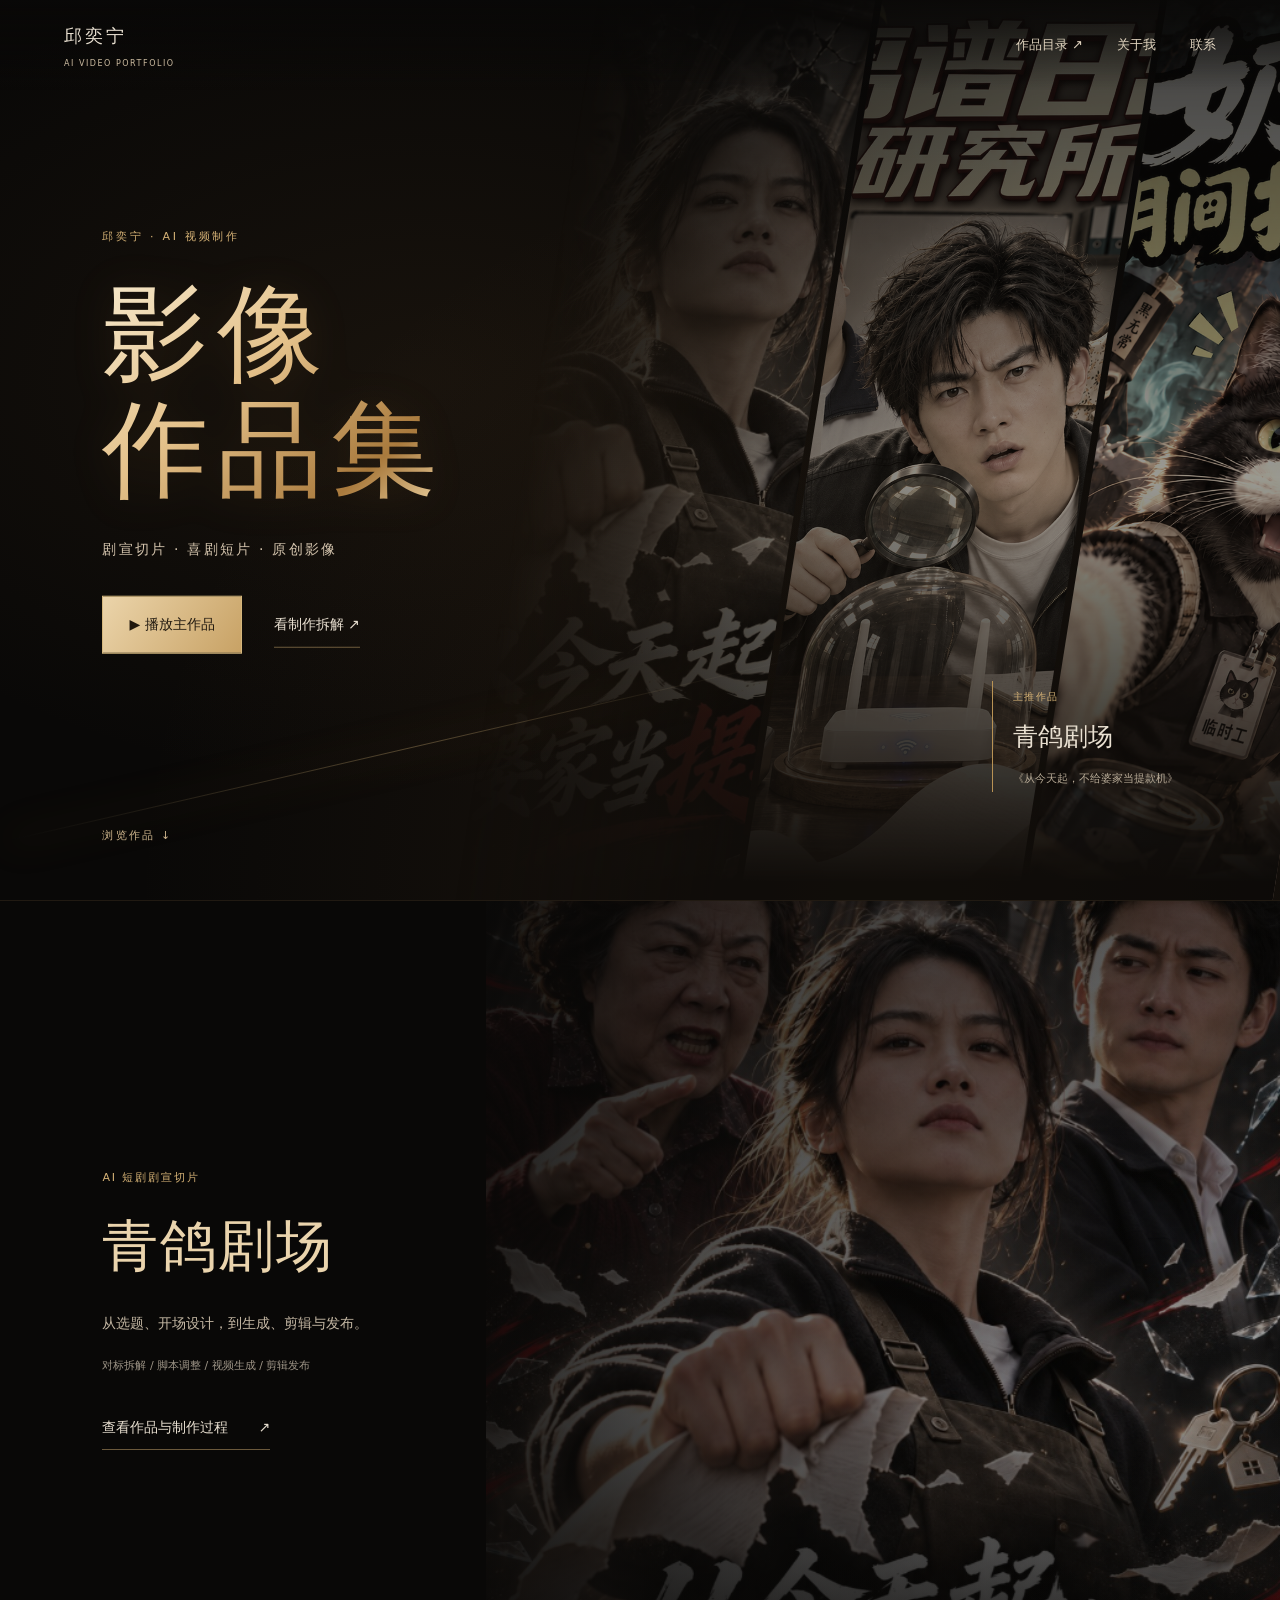
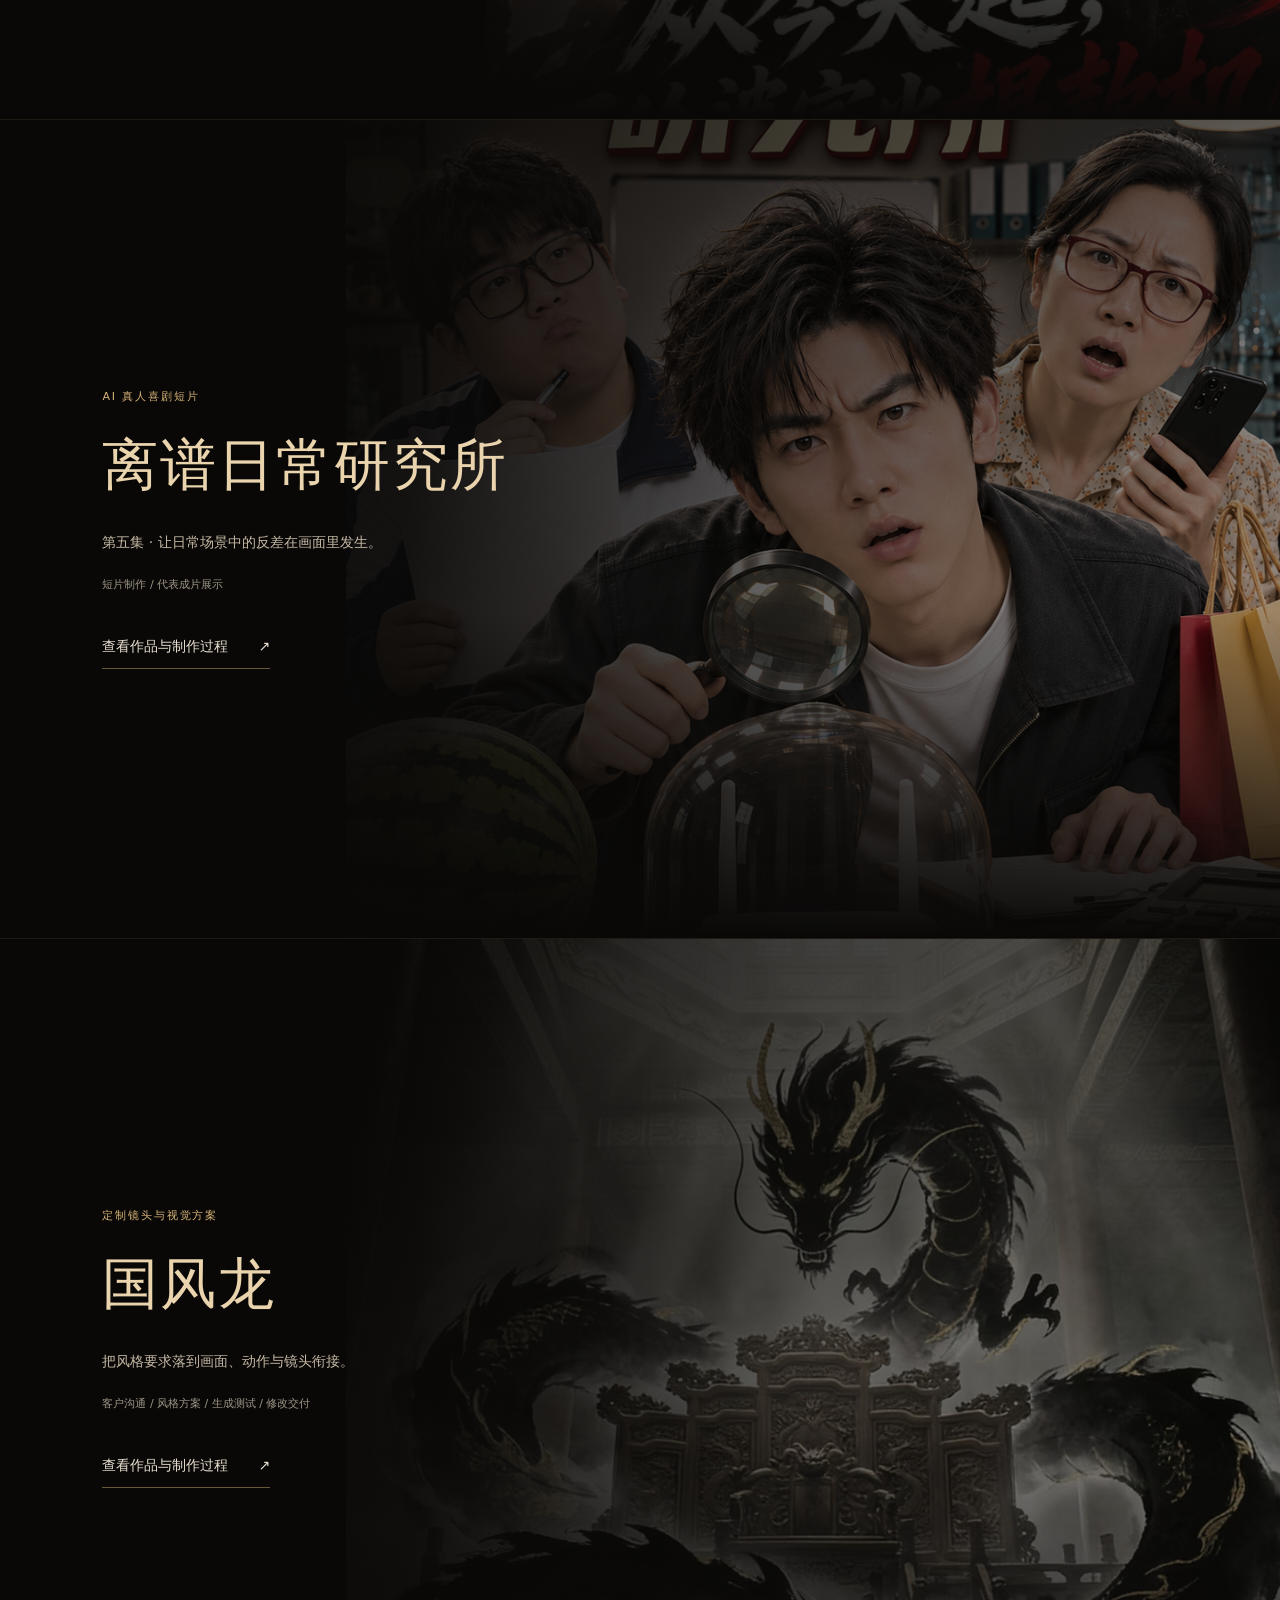
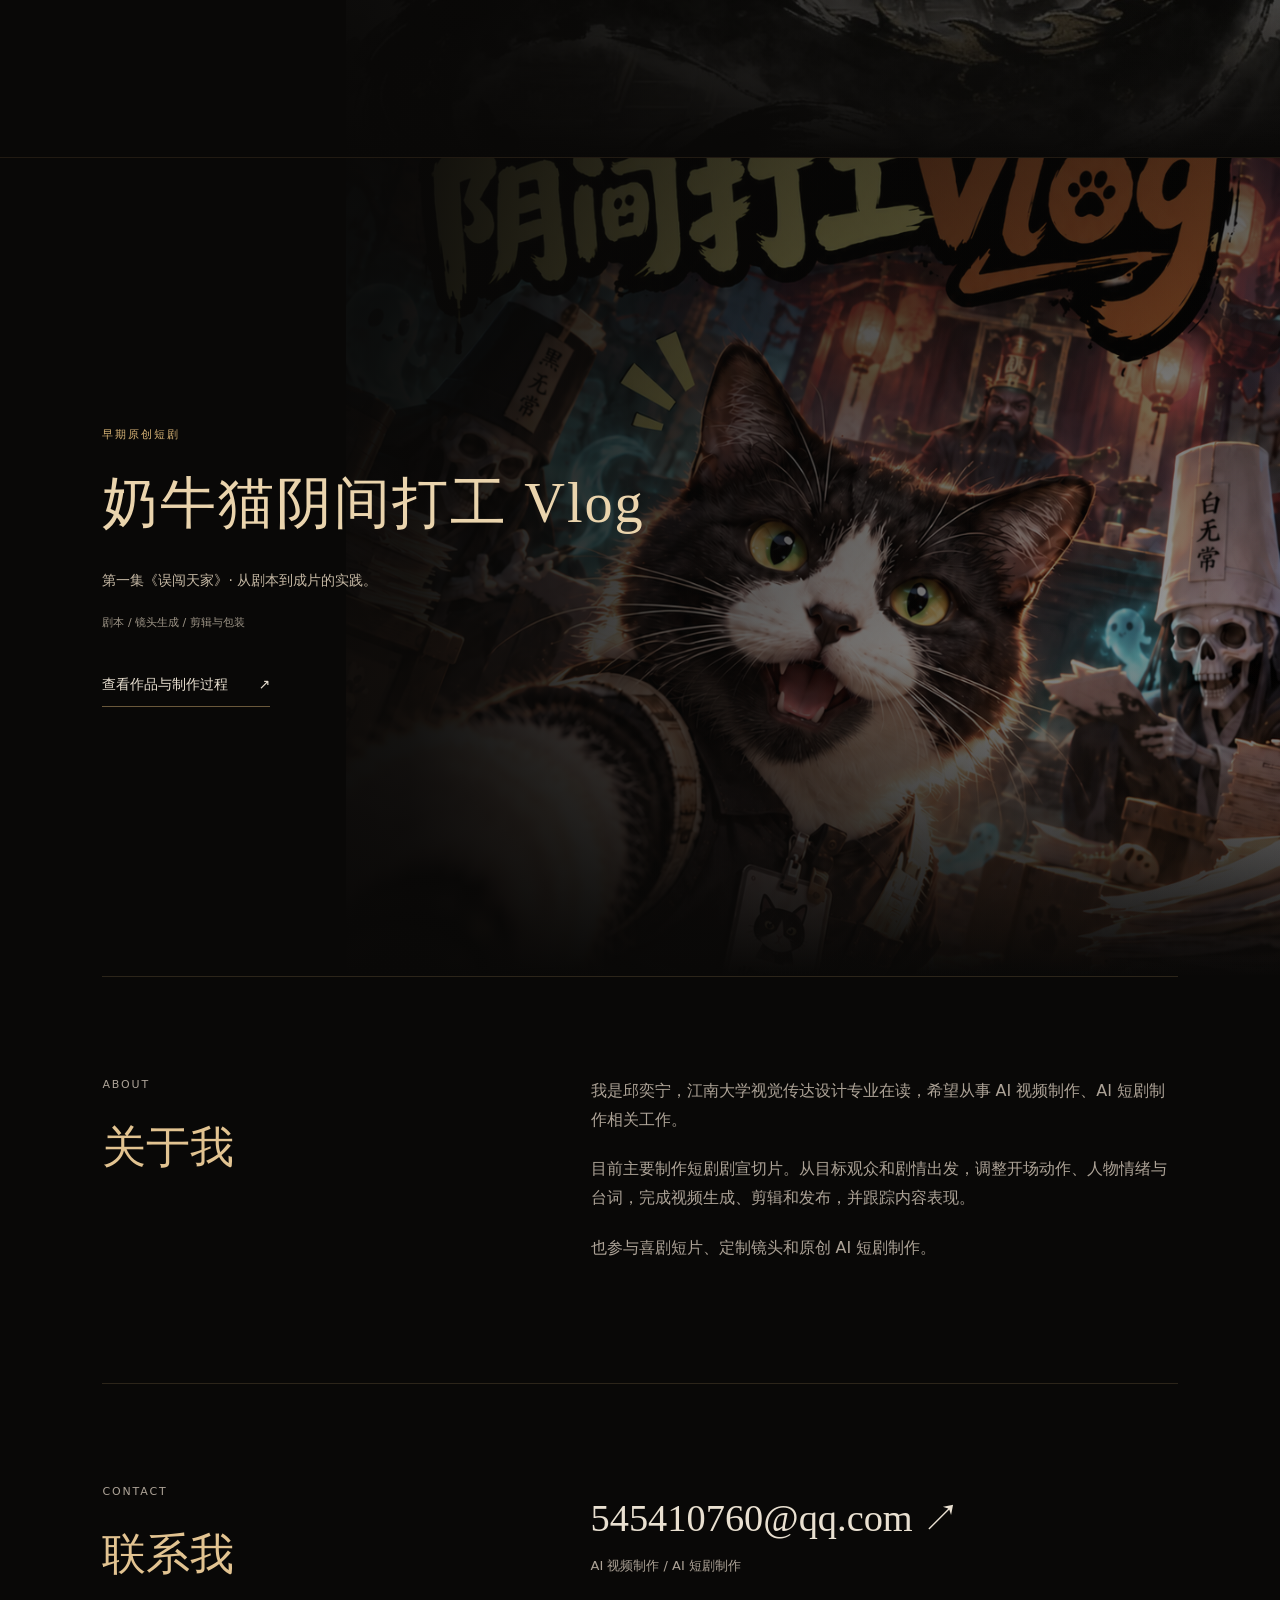
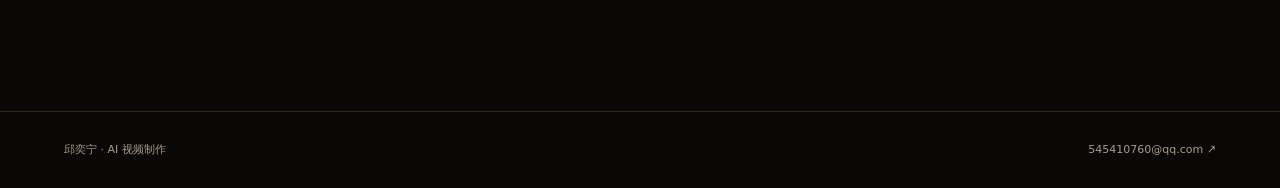
<file: index.html>
<!doctype html>
<html lang="zh-CN"><head><meta charset="UTF-8"><meta name="viewport" content="width=device-width,initial-scale=1">
<meta name="theme-color" content="#090807"><meta name="description" content="邱奕宁的 AI 视频制作作品集，展示剧宣切片、喜剧短片、定制镜头与原创短剧。">
<title>AI 视频制作 · 邱奕宁作品集</title><link rel="icon" href="favicon.svg" type="image/svg+xml"><link rel="stylesheet" href="style.css"><link rel="stylesheet" href="cinema.css?v=background-3"><script src="site.js" defer></script></head>
<body><a class="skip" href="#main">跳到正文</a>
<header class="nav"><a class="brand" href="index.html">邱奕宁<span>AI VIDEO PORTFOLIO</span></a><nav aria-label="主导航"><button data-directory>作品目录 ↗</button><a class="about-nav" href="index.html#about">关于我</a><a href="index.html#contact">联系</a></nav></header>
<main id="main"><section class="cinema-hero">
<div class="hero-light" aria-hidden="true"></div><div class="hero-film" aria-hidden="true"><img src="assets/qingge-poster.png" alt=""><img src="assets/comedy-poster.png" alt=""><img src="assets/cat-poster.png" alt=""></div>
<div class="cinema-copy"><p class="eyebrow">邱奕宁 · AI 视频制作</p><h1>影像<span>作品集</span></h1><p class="hero-description">剧宣切片 · 喜剧短片 · 原创影像</p><div class="actions"><button class="btn" data-play="assets/qingge-main-music.mp4" data-title="青鸽剧场 · 从今天起，不给婆家当提款机 · 配乐版">▶ 播放主作品</button><a class="link" href="qingge.html">看制作拆解 ↗</a></div></div>
<div class="hero-caption"><span>主推作品</span><p>青鸽剧场</p><small>《从今天起，不给婆家当提款机》</small></div><a class="scroll-cue" href="#works">浏览作品 ↓</a>
</section><section id="works" aria-label="代表作品"><article class="work-scene work-qingge"><img class="scene-photo" src="assets/qingge-poster.png" alt="青鸽剧场作品背景" loading="lazy"><div class="scene-veil"></div><div class="scene-copy"><p class="eyebrow">AI 短剧剧宣切片</p><h2>青鸽剧场</h2><p>从选题、开场设计，到生成、剪辑与发布。</p><p class="scene-role">对标拆解 / 脚本调整 / 视频生成 / 剪辑发布</p><a class="link" href="qingge.html">查看作品与制作过程 <span>↗</span></a></div></article><article class="work-scene work-comedy"><img class="scene-photo" src="assets/comedy-poster.png" alt="离谱日常研究所作品背景" loading="lazy"><div class="scene-veil"></div><div class="scene-copy"><p class="eyebrow">AI 真人喜剧短片</p><h2>离谱日常研究所</h2><p>第五集 · 让日常场景中的反差在画面里发生。</p><p class="scene-role">短片制作 / 代表成片展示</p><a class="link" href="comedy.html">查看作品与制作过程 <span>↗</span></a></div></article><article class="work-scene work-dragon"><img class="scene-photo" src="assets/dragon-8.jpg" alt="国风龙作品背景" loading="lazy"><div class="scene-veil"></div><div class="scene-copy"><p class="eyebrow">定制镜头与视觉方案</p><h2>国风龙</h2><p>把风格要求落到画面、动作与镜头衔接。</p><p class="scene-role">客户沟通 / 风格方案 / 生成测试 / 修改交付</p><a class="link" href="dragon.html">查看作品与制作过程 <span>↗</span></a></div></article><article class="work-scene work-cat"><img class="scene-photo" src="assets/cat-poster.png" alt="奶牛猫阴间打工 Vlog作品背景" loading="lazy"><div class="scene-veil"></div><div class="scene-copy"><p class="eyebrow">早期原创短剧</p><h2>奶牛猫阴间打工 Vlog</h2><p>第一集《误闯天家》· 从剧本到成片的实践。</p><p class="scene-role">剧本 / 镜头生成 / 剪辑与包装</p><a class="link" href="cat.html">查看作品与制作过程 <span>↗</span></a></div></article></section>
<div class="wrap"><section class="section split" id="about"><div><p class="eyebrow">ABOUT</p><h2>关于我</h2></div><div><p>我是邱奕宁，江南大学视觉传达设计专业在读，希望从事 AI 视频制作、AI 短剧制作相关工作。</p><p>目前主要制作短剧剧宣切片。从目标观众和剧情出发，调整开场动作、人物情绪与台词，完成视频生成、剪辑和发布，并跟踪内容表现。</p><p>也参与喜剧短片、定制镜头和原创 AI 短剧制作。</p></div></section>
<section class="section split" id="contact"><div><p class="eyebrow">CONTACT</p><h2>联系我</h2></div><div><a class="contact" href="mailto:545410760@qq.com">545410760@qq.com ↗</a><p class="muted small">AI 视频制作 / AI 短剧制作</p></div></section></div></main>
<footer class="footer"><span>邱奕宁 · AI 视频制作</span><a href="mailto:545410760@qq.com">545410760@qq.com ↗</a></footer>
<dialog id="viewer" aria-label="作品与证据预览"><div class="dialog-bar"><span data-title></span><button class="close" aria-label="关闭预览">×</button></div><div class="dialog-inner"></div></dialog>
<dialog id="directory" aria-labelledby="directory-title"><div class="dialog-bar"><span id="directory-title">作品目录</span><button class="close" aria-label="关闭作品目录">关闭 ×</button></div>
<div class="dialog-inner"><div class="directory-heading"><p class="eyebrow">SELECTED WORK</p><h2>作品精选</h2></div><div class="gallery" aria-label="旋转作品画廊"><a class="gallery-card" href="qingge.html"><img src="assets/qingge-poster.png" alt="青鸽剧场作品画面"><span><small>AI 短剧剧宣切片</small><strong>青鸽剧场</strong><b>查看作品 ↗</b></span></a><a class="gallery-card" href="comedy.html"><img src="assets/comedy-poster.png" alt="离谱日常研究所作品画面"><span><small>AI 真人喜剧短片</small><strong>离谱日常研究所</strong><b>查看作品 ↗</b></span></a><a class="gallery-card" href="dragon.html"><img src="assets/dragon-8.jpg" alt="国风龙作品画面"><span><small>定制镜头与视觉方案</small><strong>国风龙</strong><b>查看作品 ↗</b></span></a><a class="gallery-card" href="cat.html"><img src="assets/cat-poster.png" alt="奶牛猫阴间打工 Vlog作品画面"><span><small>早期原创短剧</small><strong>奶牛猫阴间打工 Vlog</strong><b>查看作品 ↗</b></span></a></div>
<div class="gallery-controls"><button data-prev aria-label="上一件作品">←</button><span data-gallery-status aria-live="polite">1 / 4</span><button data-next aria-label="下一件作品">→</button></div><nav class="directory-list" aria-label="全部项目"><a href="qingge.html">青鸽剧场<small>AI 短剧剧宣切片</small></a><a href="comedy.html">离谱日常研究所<small>AI 真人喜剧短片</small></a><a href="dragon.html">国风龙<small>定制镜头与视觉方案</small></a><a href="cat.html">奶牛猫阴间打工 Vlog<small>早期原创短剧</small></a></nav></div></dialog></body></html>
</file>
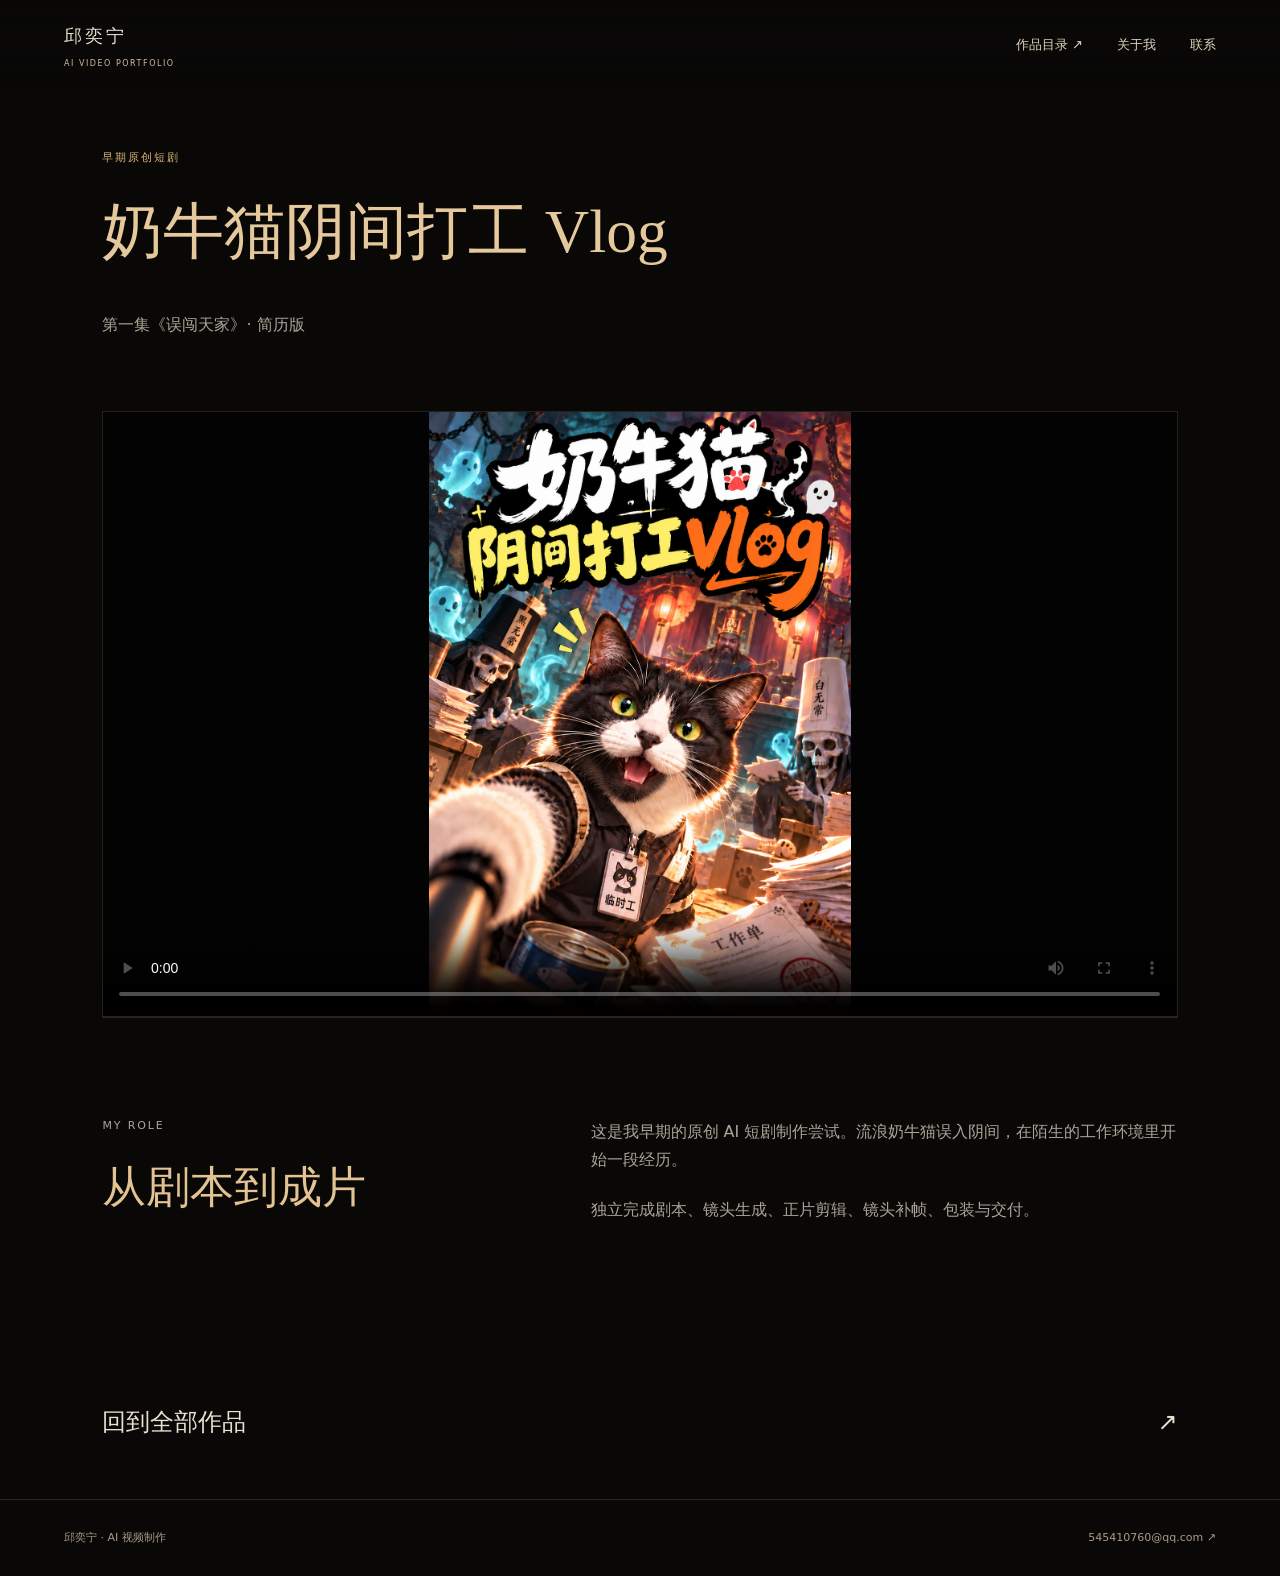
<file: cat.html>
<!doctype html>
<html lang="zh-CN"><head><meta charset="UTF-8"><meta name="viewport" content="width=device-width,initial-scale=1">
<meta name="theme-color" content="#090807"><meta name="description" content="邱奕宁的 AI 视频制作作品集，展示剧宣切片、喜剧短片、定制镜头与原创短剧。">
<title>奶牛猫阴间打工 Vlog · 邱奕宁作品集</title><link rel="icon" href="favicon.svg" type="image/svg+xml"><link rel="stylesheet" href="style.css"><link rel="stylesheet" href="cinema.css?v=background-3"><script src="site.js" defer></script></head>
<body><a class="skip" href="#main">跳到正文</a>
<header class="nav"><a class="brand" href="index.html">邱奕宁<span>AI VIDEO PORTFOLIO</span></a><nav aria-label="主导航"><button data-directory>作品目录 ↗</button><a class="about-nav" href="index.html#about">关于我</a><a href="index.html#contact">联系</a></nav></header>
<main id="main"><div class="wrap"><header class="case-head"><p class="eyebrow">早期原创短剧</p><h1>奶牛猫阴间打工 Vlog</h1><p class="muted">第一集《误闯天家》· 简历版</p></header>
<div class="landscape-player" id="episode-one"><video controls playsinline preload="metadata" poster="assets/cat-poster.png" src="assets/cat-episode-01.mp4" aria-label="奶牛猫第一集误闯天家简历版"></video></div>
<section class="section split"><div><p class="eyebrow">MY ROLE</p><h2>从剧本到成片</h2></div><div><p>这是我早期的原创 AI 短剧制作尝试。流浪奶牛猫误入阴间，在陌生的工作环境里开始一段经历。</p><p>独立完成剧本、镜头生成、正片剪辑、镜头补帧、包装与交付。</p></div></section><a class="next" href="index.html#works"><span>回到全部作品</span><span>↗</span></a></div></main>
<footer class="footer"><span>邱奕宁 · AI 视频制作</span><a href="mailto:545410760@qq.com">545410760@qq.com ↗</a></footer>
<dialog id="viewer" aria-label="作品与证据预览"><div class="dialog-bar"><span data-title></span><button class="close" aria-label="关闭预览">×</button></div><div class="dialog-inner"></div></dialog>
<dialog id="directory" aria-labelledby="directory-title"><div class="dialog-bar"><span id="directory-title">作品目录</span><button class="close" aria-label="关闭作品目录">关闭 ×</button></div>
<div class="dialog-inner"><div class="directory-heading"><p class="eyebrow">SELECTED WORK</p><h2>作品精选</h2></div><div class="gallery" aria-label="旋转作品画廊"><a class="gallery-card" href="qingge.html"><img src="assets/qingge-poster.png" alt="青鸽剧场作品画面"><span><small>AI 短剧剧宣切片</small><strong>青鸽剧场</strong><b>查看作品 ↗</b></span></a><a class="gallery-card" href="comedy.html"><img src="assets/comedy-poster.png" alt="离谱日常研究所作品画面"><span><small>AI 真人喜剧短片</small><strong>离谱日常研究所</strong><b>查看作品 ↗</b></span></a><a class="gallery-card" href="dragon.html"><img src="assets/dragon-8.jpg" alt="国风龙作品画面"><span><small>定制镜头与视觉方案</small><strong>国风龙</strong><b>查看作品 ↗</b></span></a><a class="gallery-card" href="cat.html"><img src="assets/cat-poster.png" alt="奶牛猫阴间打工 Vlog作品画面"><span><small>早期原创短剧</small><strong>奶牛猫阴间打工 Vlog</strong><b>查看作品 ↗</b></span></a></div>
<div class="gallery-controls"><button data-prev aria-label="上一件作品">←</button><span data-gallery-status aria-live="polite">1 / 4</span><button data-next aria-label="下一件作品">→</button></div><nav class="directory-list" aria-label="全部项目"><a href="qingge.html">青鸽剧场<small>AI 短剧剧宣切片</small></a><a href="comedy.html">离谱日常研究所<small>AI 真人喜剧短片</small></a><a href="dragon.html">国风龙<small>定制镜头与视觉方案</small></a><a href="cat.html">奶牛猫阴间打工 Vlog<small>早期原创短剧</small></a></nav></div></dialog></body></html>
</file>
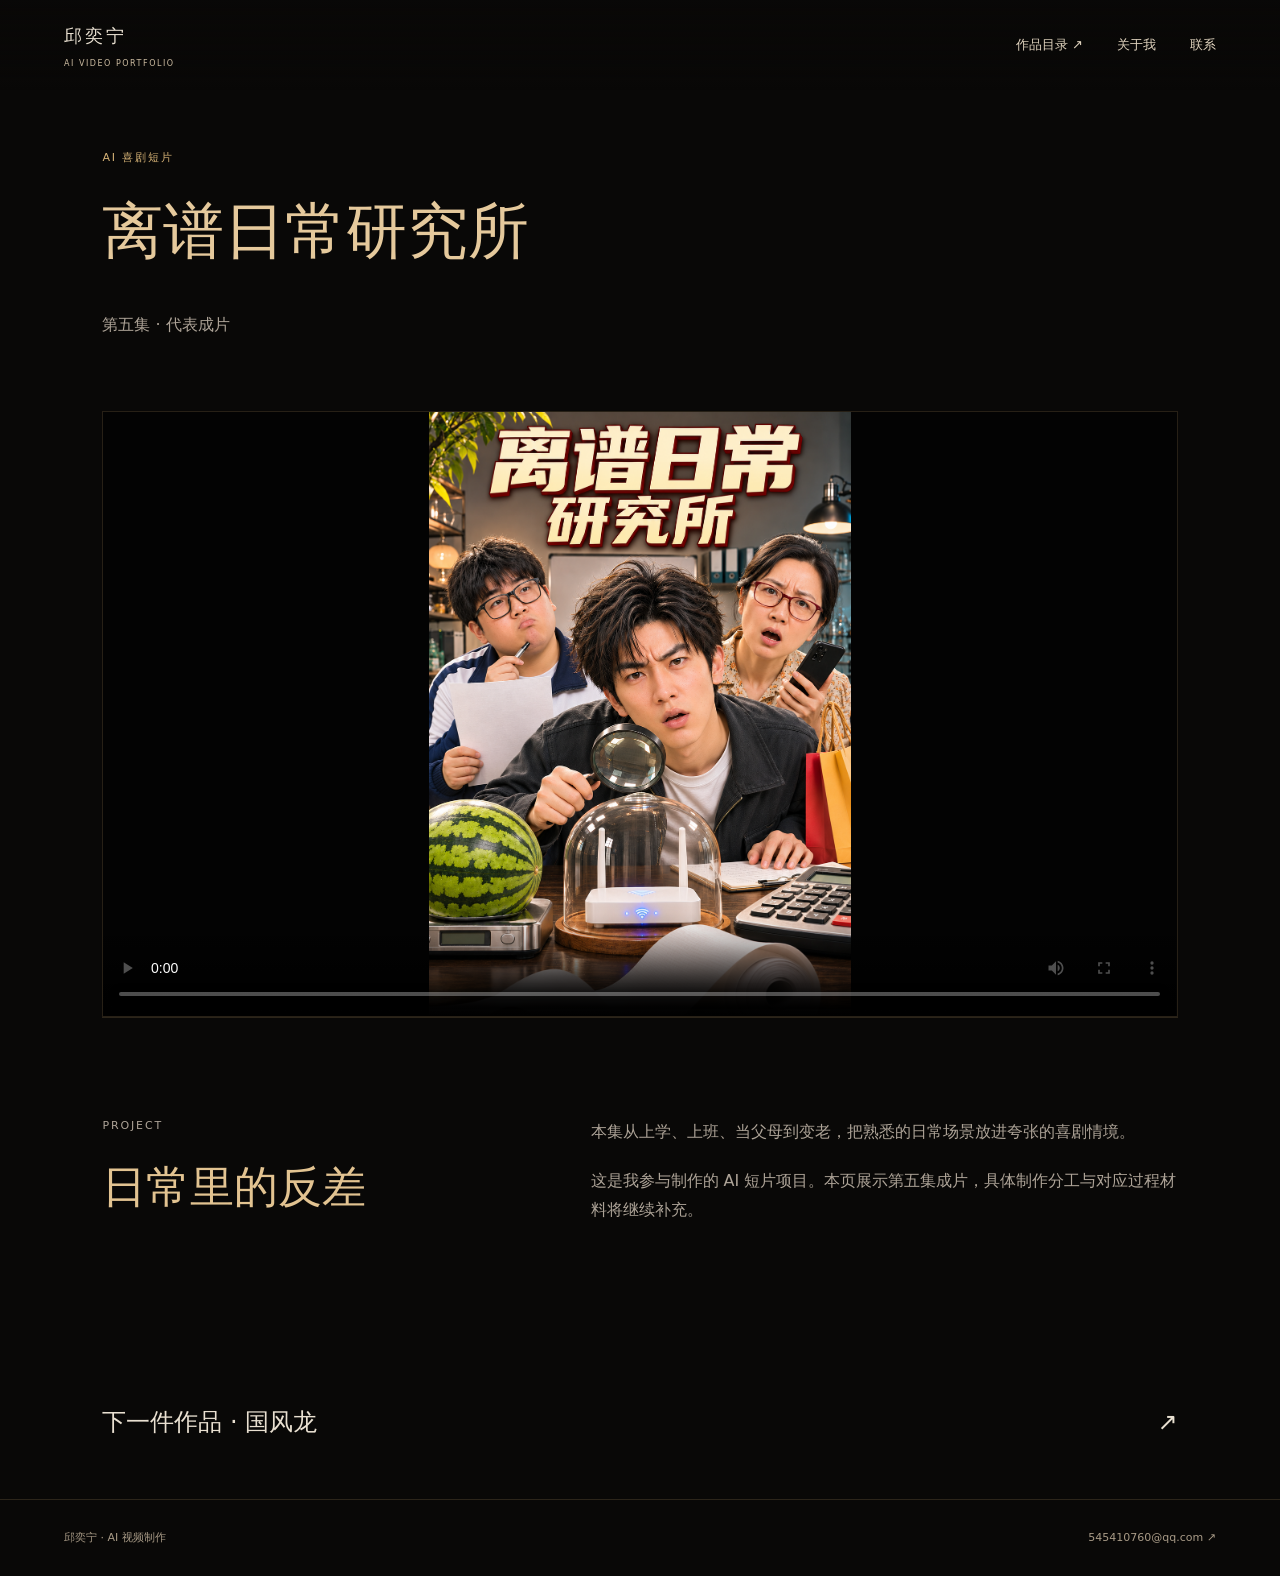
<file: comedy.html>
<!doctype html>
<html lang="zh-CN"><head><meta charset="UTF-8"><meta name="viewport" content="width=device-width,initial-scale=1">
<meta name="theme-color" content="#090807"><meta name="description" content="邱奕宁的 AI 视频制作作品集，展示剧宣切片、喜剧短片、定制镜头与原创短剧。">
<title>离谱日常研究所 · 邱奕宁作品集</title><link rel="icon" href="favicon.svg" type="image/svg+xml"><link rel="stylesheet" href="style.css"><link rel="stylesheet" href="cinema.css?v=background-3"><script src="site.js" defer></script></head>
<body><a class="skip" href="#main">跳到正文</a>
<header class="nav"><a class="brand" href="index.html">邱奕宁<span>AI VIDEO PORTFOLIO</span></a><nav aria-label="主导航"><button data-directory>作品目录 ↗</button><a class="about-nav" href="index.html#about">关于我</a><a href="index.html#contact">联系</a></nav></header>
<main id="main"><div class="wrap"><header class="case-head"><p class="eyebrow">AI 喜剧短片</p><h1>离谱日常研究所</h1><p class="muted">第五集 · 代表成片</p></header>
<div class="landscape-player"><video controls playsinline preload="metadata" poster="assets/comedy-poster.png" src="assets/comedy-episode-05.mp4" aria-label="离谱日常研究所第五集"></video></div>
<section class="section split"><div><p class="eyebrow">PROJECT</p><h2>日常里的反差</h2></div><div><p>本集从上学、上班、当父母到变老，把熟悉的日常场景放进夸张的喜剧情境。</p><p>这是我参与制作的 AI 短片项目。本页展示第五集成片，具体制作分工与对应过程材料将继续补充。</p></div></section>
<a class="next" href="dragon.html"><span>下一件作品 · 国风龙</span><span>↗</span></a></div></main>
<footer class="footer"><span>邱奕宁 · AI 视频制作</span><a href="mailto:545410760@qq.com">545410760@qq.com ↗</a></footer>
<dialog id="viewer" aria-label="作品与证据预览"><div class="dialog-bar"><span data-title></span><button class="close" aria-label="关闭预览">×</button></div><div class="dialog-inner"></div></dialog>
<dialog id="directory" aria-labelledby="directory-title"><div class="dialog-bar"><span id="directory-title">作品目录</span><button class="close" aria-label="关闭作品目录">关闭 ×</button></div>
<div class="dialog-inner"><div class="directory-heading"><p class="eyebrow">SELECTED WORK</p><h2>作品精选</h2></div><div class="gallery" aria-label="旋转作品画廊"><a class="gallery-card" href="qingge.html"><img src="assets/qingge-poster.png" alt="青鸽剧场作品画面"><span><small>AI 短剧剧宣切片</small><strong>青鸽剧场</strong><b>查看作品 ↗</b></span></a><a class="gallery-card" href="comedy.html"><img src="assets/comedy-poster.png" alt="离谱日常研究所作品画面"><span><small>AI 真人喜剧短片</small><strong>离谱日常研究所</strong><b>查看作品 ↗</b></span></a><a class="gallery-card" href="dragon.html"><img src="assets/dragon-8.jpg" alt="国风龙作品画面"><span><small>定制镜头与视觉方案</small><strong>国风龙</strong><b>查看作品 ↗</b></span></a><a class="gallery-card" href="cat.html"><img src="assets/cat-poster.png" alt="奶牛猫阴间打工 Vlog作品画面"><span><small>早期原创短剧</small><strong>奶牛猫阴间打工 Vlog</strong><b>查看作品 ↗</b></span></a></div>
<div class="gallery-controls"><button data-prev aria-label="上一件作品">←</button><span data-gallery-status aria-live="polite">1 / 4</span><button data-next aria-label="下一件作品">→</button></div><nav class="directory-list" aria-label="全部项目"><a href="qingge.html">青鸽剧场<small>AI 短剧剧宣切片</small></a><a href="comedy.html">离谱日常研究所<small>AI 真人喜剧短片</small></a><a href="dragon.html">国风龙<small>定制镜头与视觉方案</small></a><a href="cat.html">奶牛猫阴间打工 Vlog<small>早期原创短剧</small></a></nav></div></dialog></body></html>
</file>
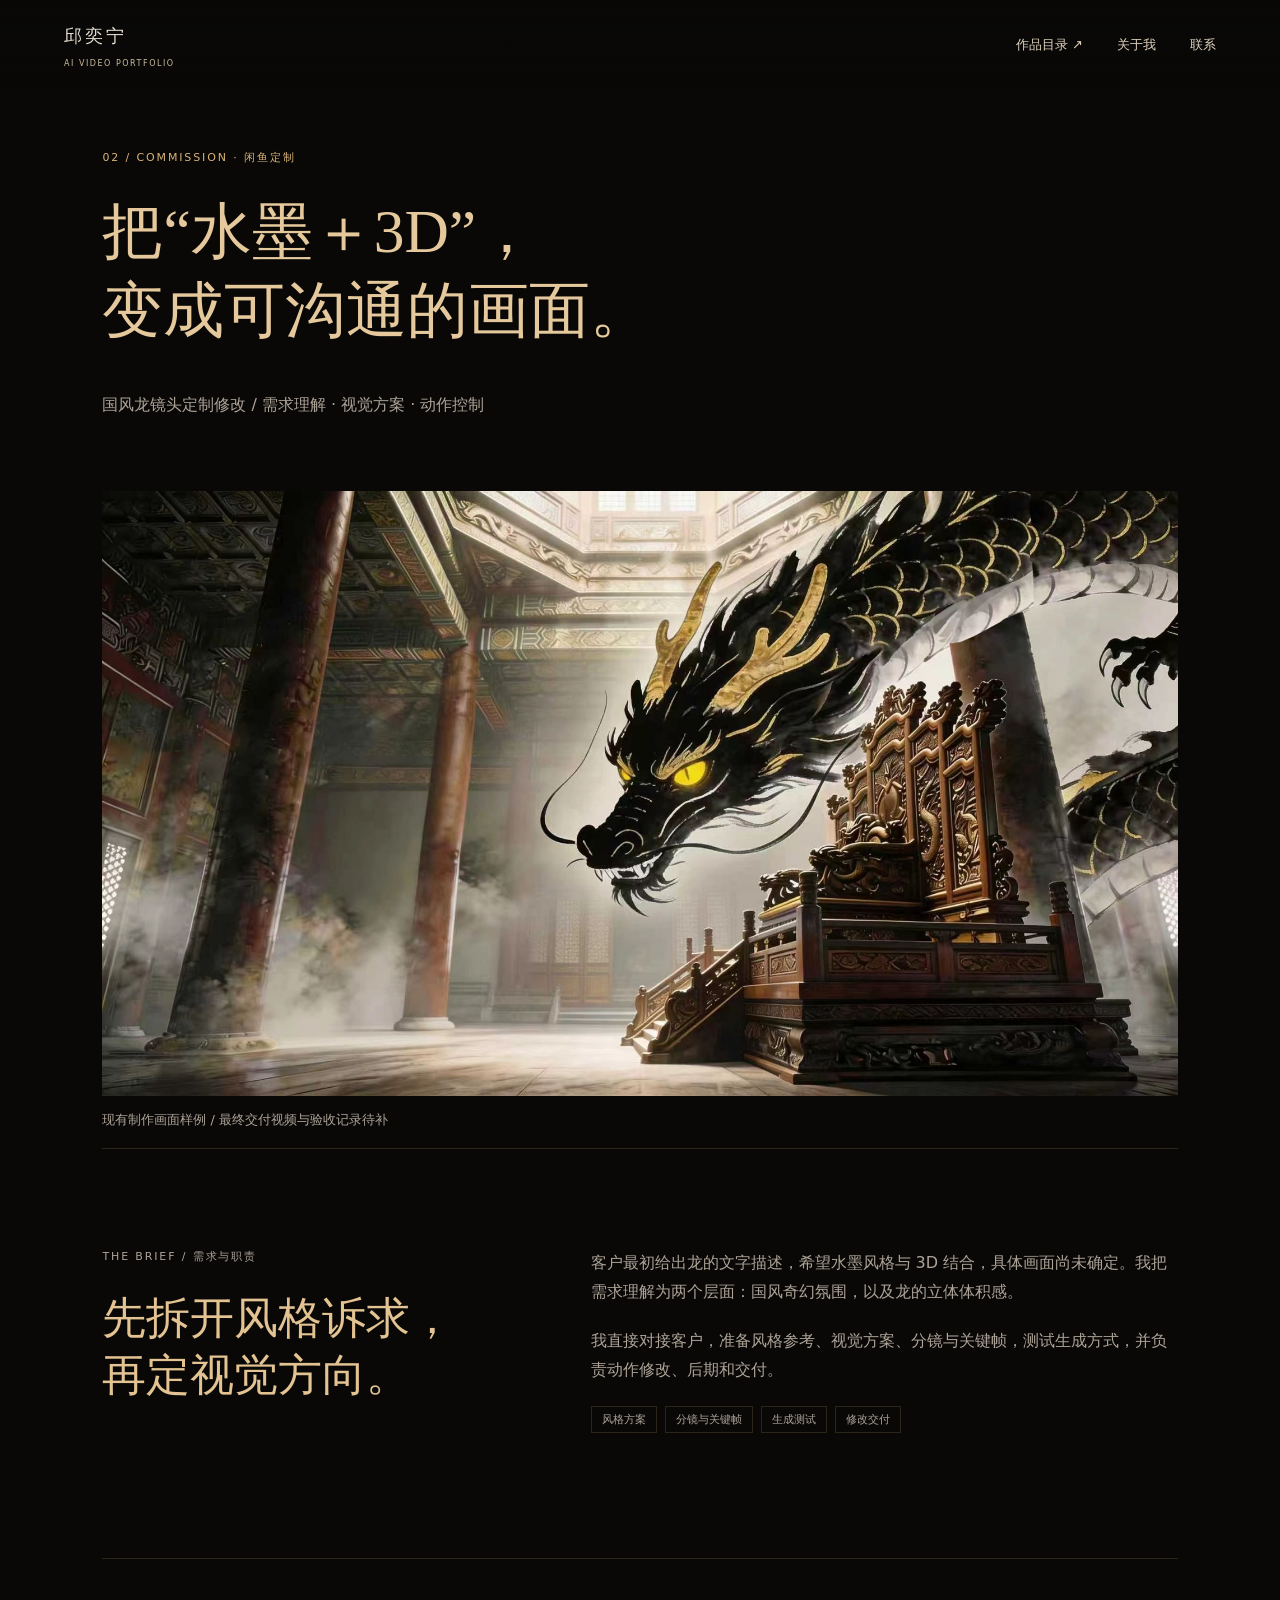
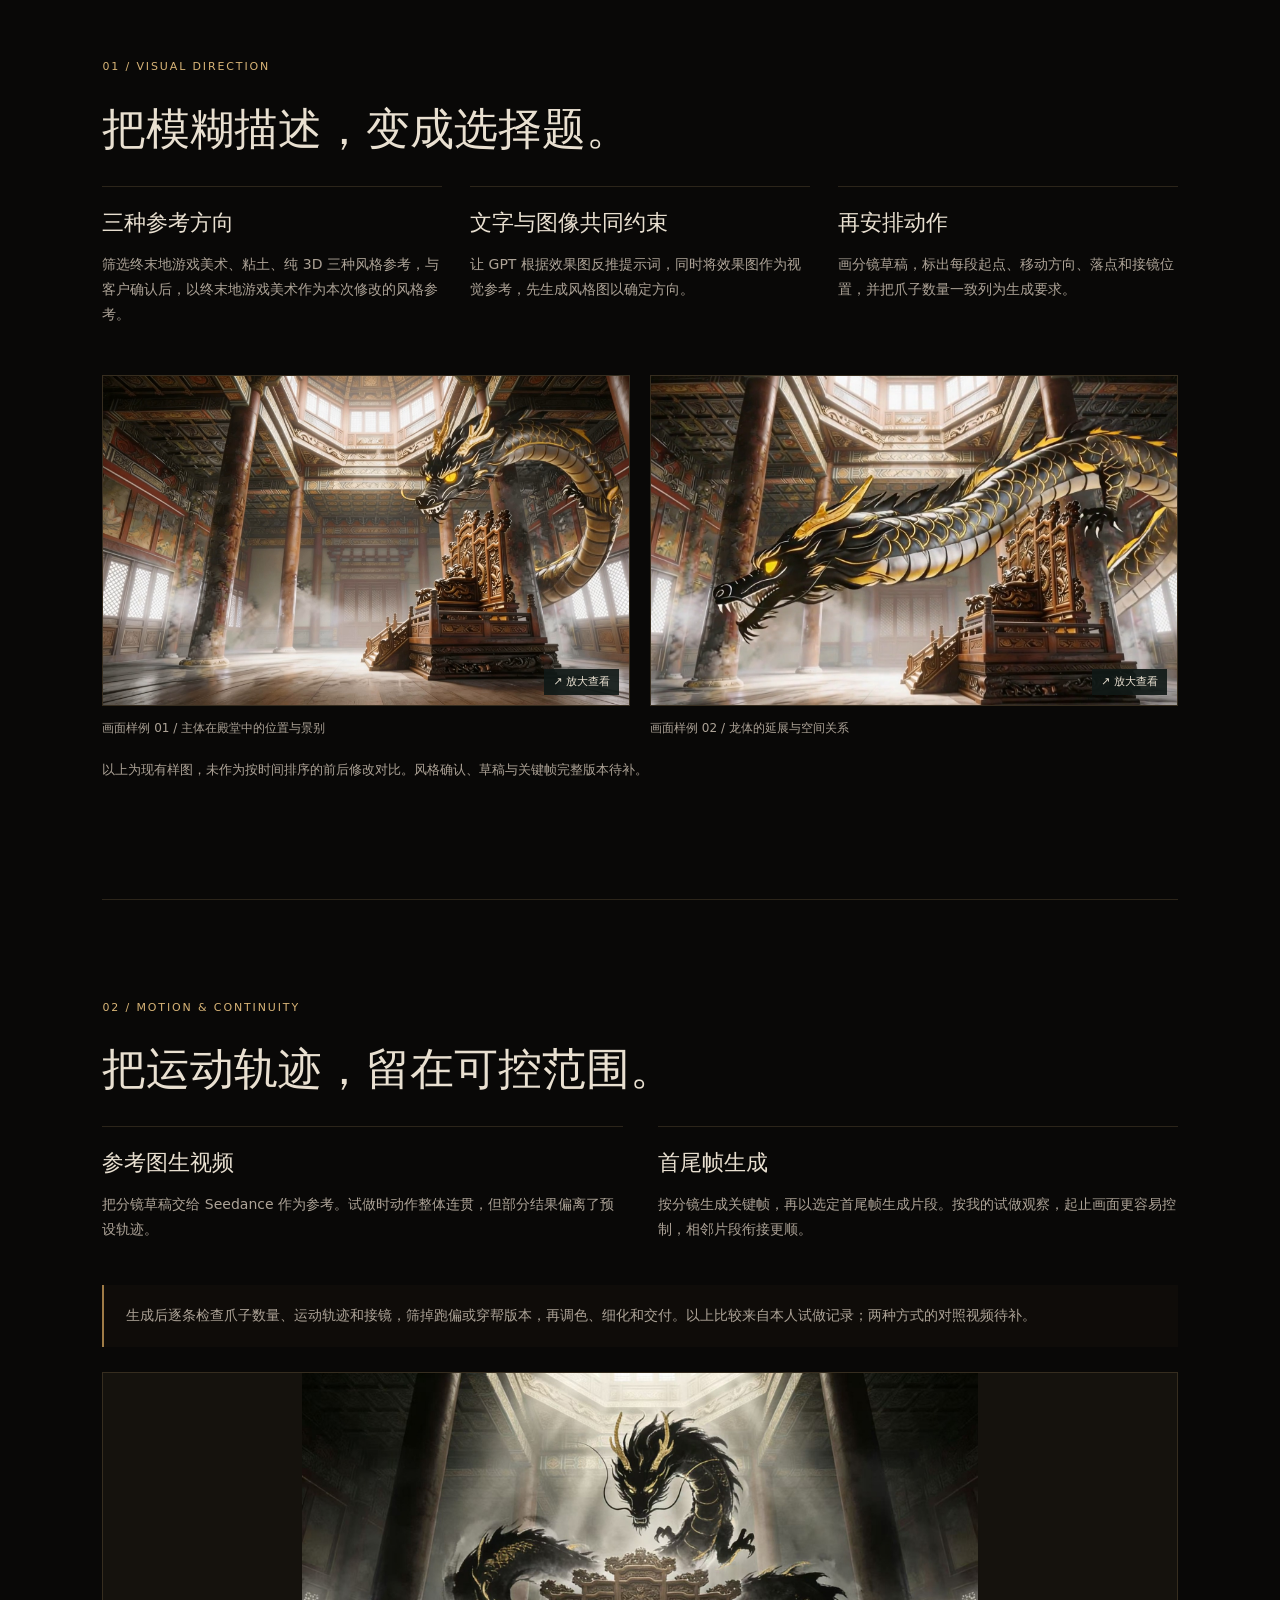
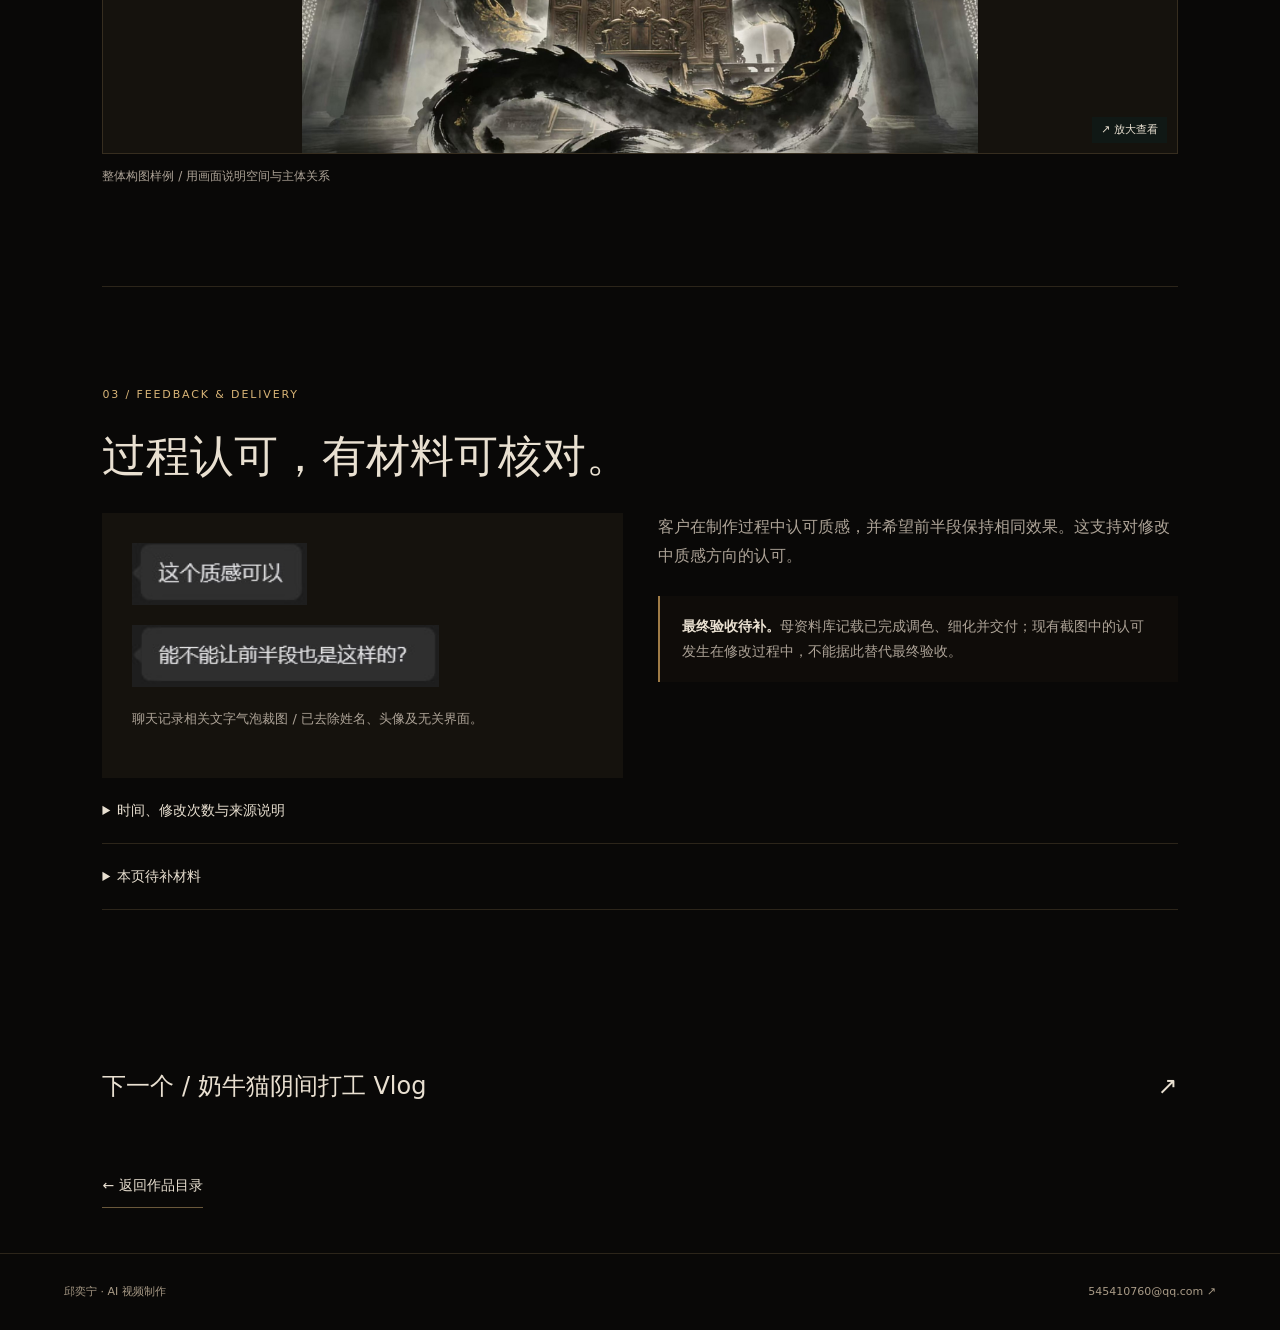
<file: dragon.html>
<!doctype html>
<html lang="zh-CN"><head><meta charset="UTF-8"><meta name="viewport" content="width=device-width,initial-scale=1">
<meta name="theme-color" content="#090807"><meta name="description" content="邱奕宁的 AI 视频制作作品集，展示剧宣切片、喜剧短片、定制镜头与原创短剧。">
<title>国风龙镜头定制 · 邱奕宁作品集</title><link rel="icon" href="favicon.svg" type="image/svg+xml"><link rel="stylesheet" href="style.css"><link rel="stylesheet" href="cinema.css?v=background-3"><script src="site.js" defer></script></head>
<body><a class="skip" href="#main">跳到正文</a>
<header class="nav"><a class="brand" href="index.html">邱奕宁<span>AI VIDEO PORTFOLIO</span></a><nav aria-label="主导航"><button data-directory>作品目录 ↗</button><a class="about-nav" href="index.html#about">关于我</a><a href="index.html#contact">联系</a></nav></header>
<main id="main"><div class="wrap"><header class="case-head"><p class="eyebrow">02 / COMMISSION · 闲鱼定制</p><h1>把“水墨＋3D”，<br>变成可沟通的画面。</h1><p class="muted">国风龙镜头定制修改 / 需求理解 · 视觉方案 · 动作控制</p></header><img class="wide-image" src="assets/dragon-7.jpg" alt="黑金龙与殿堂：龙体的体积感和国风奇幻氛围"><p class="small muted" style="margin-top:12px">现有制作画面样例 / 最终交付视频与验收记录待补</p>
<section class="section split"><div><p class="eyebrow">THE BRIEF / 需求与职责</p><h2>先拆开风格诉求，<br>再定视觉方向。</h2></div><div><p>客户最初给出龙的文字描述，希望水墨风格与 3D 结合，具体画面尚未确定。我把需求理解为两个层面：国风奇幻氛围，以及龙的立体体积感。</p><p>我直接对接客户，准备风格参考、视觉方案、分镜与关键帧，测试生成方式，并负责动作修改、后期和交付。</p><div class="tags"><span>风格方案</span><span>分镜与关键帧</span><span>生成测试</span><span>修改交付</span></div></div></section>
<section class="section"><p class="eyebrow">01 / VISUAL DIRECTION</p><h2>把模糊描述，变成选择题。</h2><div class="three"><div class="step"><h3>三种参考方向</h3><p>筛选终末地游戏美术、粘土、纯 3D 三种风格参考，与客户确认后，以终末地游戏美术作为本次修改的风格参考。</p></div><div class="step"><h3>文字与图像共同约束</h3><p>让 GPT 根据效果图反推提示词，同时将效果图作为视觉参考，先生成风格图以确定方向。</p></div><div class="step"><h3>再安排动作</h3><p>画分镜草稿，标出每段起点、移动方向、落点和接镜位置，并把爪子数量一致列为生成要求。</p></div></div><div class="image-grid" style="margin-top:30px"><figure><button class="evidence" data-image="assets/dragon-4.jpg" aria-label="放大：黑金龙画面样例1：龙在殿堂中的画面位置"><img src="assets/dragon-4.jpg" alt="黑金龙画面样例1：龙在殿堂中的画面位置" loading="lazy"></button><figcaption>画面样例 01 / 主体在殿堂中的位置与景别</figcaption></figure><figure><button class="evidence" data-image="assets/dragon-6.jpg" aria-label="放大：黑金龙画面样例3：横向延展的龙体"><img src="assets/dragon-6.jpg" alt="黑金龙画面样例3：横向延展的龙体" loading="lazy"></button><figcaption>画面样例 02 / 龙体的延展与空间关系</figcaption></figure></div><p class="small muted" style="margin-top:20px">以上为现有样图，未作为按时间排序的前后修改对比。风格确认、草稿与关键帧完整版本待补。</p></section>
<section class="section"><p class="eyebrow">02 / MOTION & CONTINUITY</p><h2>把运动轨迹，留在可控范围。</h2><div class="two"><div class="step"><h3>参考图生视频</h3><p>把分镜草稿交给 Seedance 作为参考。试做时动作整体连贯，但部分结果偏离了预设轨迹。</p></div><div class="step"><h3>首尾帧生成</h3><p>按分镜生成关键帧，再以选定首尾帧生成片段。按我的试做观察，起止画面更容易控制，相邻片段衔接更顺。</p></div></div><p class="note">生成后逐条检查爪子数量、运动轨迹和接镜，筛掉跑偏或穿帮版本，再调色、细化和交付。以上比较来自本人试做记录；两种方式的对照视频待补。</p><figure><button class="evidence" data-image="assets/dragon-8.jpg" aria-label="放大：黑金龙整体构图样例"><img src="assets/dragon-8.jpg" alt="黑金龙整体构图样例" loading="lazy"></button><figcaption>整体构图样例 / 用画面说明空间与主体关系</figcaption></figure></section>
<section class="section"><p class="eyebrow">03 / FEEDBACK & DELIVERY</p><h2>过程认可，有材料可核对。</h2><div class="two"><div class="quote"><img src="assets/feedback-texture.jpg" alt="客户文字反馈：这个质感可以" loading="lazy"><img src="assets/feedback-revision.jpg" alt="客户要求：能不能让前半段也是这样的？" loading="lazy"><p class="small muted">聊天记录相关文字气泡裁图 / 已去除姓名、头像及无关界面。</p></div><div><p class="muted">客户在制作过程中认可质感，并希望前半段保持相同效果。这支持对修改中质感方向的认可。</p><p class="note"><strong>最终验收待补。</strong>母资料库记载已完成调色、细化并交付；现有截图中的认可发生在修改过程中，不能据此替代最终验收。</p></div></div><details><summary>时间、修改次数与来源说明</summary><p>本人回忆订单为 2025 年，现有聊天只显示 4 月 9 日、4 月 11 日，未显示年份；简历接单起始时间为 2026 年 1 月，仍待订单记录核对。</p><p>三种风格方向、两种生成测试、共修改 7 次来自本人描述，完整改稿记录待补。组长审阅版的“最多 8 轮”不用于此单。</p></details><details><summary>本页待补材料</summary><p>订单年份、风格确认记录、完整草稿与关键帧、两种生成方式的试做视频、完整改稿记录、最终交付视频和验收记录。依据《个人母资料库》2026.11.17 定稿及闲鱼国风龙证据 01、04、06–08 整理。</p></details></section><a class="next" href="cat.html"><span>下一个 / 奶牛猫阴间打工 Vlog</span><span>↗</span></a><a class="link" href="index.html#works" style="margin-bottom:45px">← 返回作品目录</a></div></main>
<footer class="footer"><span>邱奕宁 · AI 视频制作</span><a href="mailto:545410760@qq.com">545410760@qq.com ↗</a></footer>
<dialog id="viewer" aria-label="作品与证据预览"><div class="dialog-bar"><span data-title></span><button class="close" aria-label="关闭预览">×</button></div><div class="dialog-inner"></div></dialog>
<dialog id="directory" aria-labelledby="directory-title"><div class="dialog-bar"><span id="directory-title">作品目录</span><button class="close" aria-label="关闭作品目录">关闭 ×</button></div>
<div class="dialog-inner"><div class="directory-heading"><p class="eyebrow">SELECTED WORK</p><h2>作品精选</h2></div><div class="gallery" aria-label="旋转作品画廊"><a class="gallery-card" href="qingge.html"><img src="assets/qingge-poster.png" alt="青鸽剧场作品画面"><span><small>AI 短剧剧宣切片</small><strong>青鸽剧场</strong><b>查看作品 ↗</b></span></a><a class="gallery-card" href="comedy.html"><img src="assets/comedy-poster.png" alt="离谱日常研究所作品画面"><span><small>AI 真人喜剧短片</small><strong>离谱日常研究所</strong><b>查看作品 ↗</b></span></a><a class="gallery-card" href="dragon.html"><img src="assets/dragon-8.jpg" alt="国风龙作品画面"><span><small>定制镜头与视觉方案</small><strong>国风龙</strong><b>查看作品 ↗</b></span></a><a class="gallery-card" href="cat.html"><img src="assets/cat-poster.png" alt="奶牛猫阴间打工 Vlog作品画面"><span><small>早期原创短剧</small><strong>奶牛猫阴间打工 Vlog</strong><b>查看作品 ↗</b></span></a></div>
<div class="gallery-controls"><button data-prev aria-label="上一件作品">←</button><span data-gallery-status aria-live="polite">1 / 4</span><button data-next aria-label="下一件作品">→</button></div><nav class="directory-list" aria-label="全部项目"><a href="qingge.html">青鸽剧场<small>AI 短剧剧宣切片</small></a><a href="comedy.html">离谱日常研究所<small>AI 真人喜剧短片</small></a><a href="dragon.html">国风龙<small>定制镜头与视觉方案</small></a><a href="cat.html">奶牛猫阴间打工 Vlog<small>早期原创短剧</small></a></nav></div></dialog></body></html>
</file>
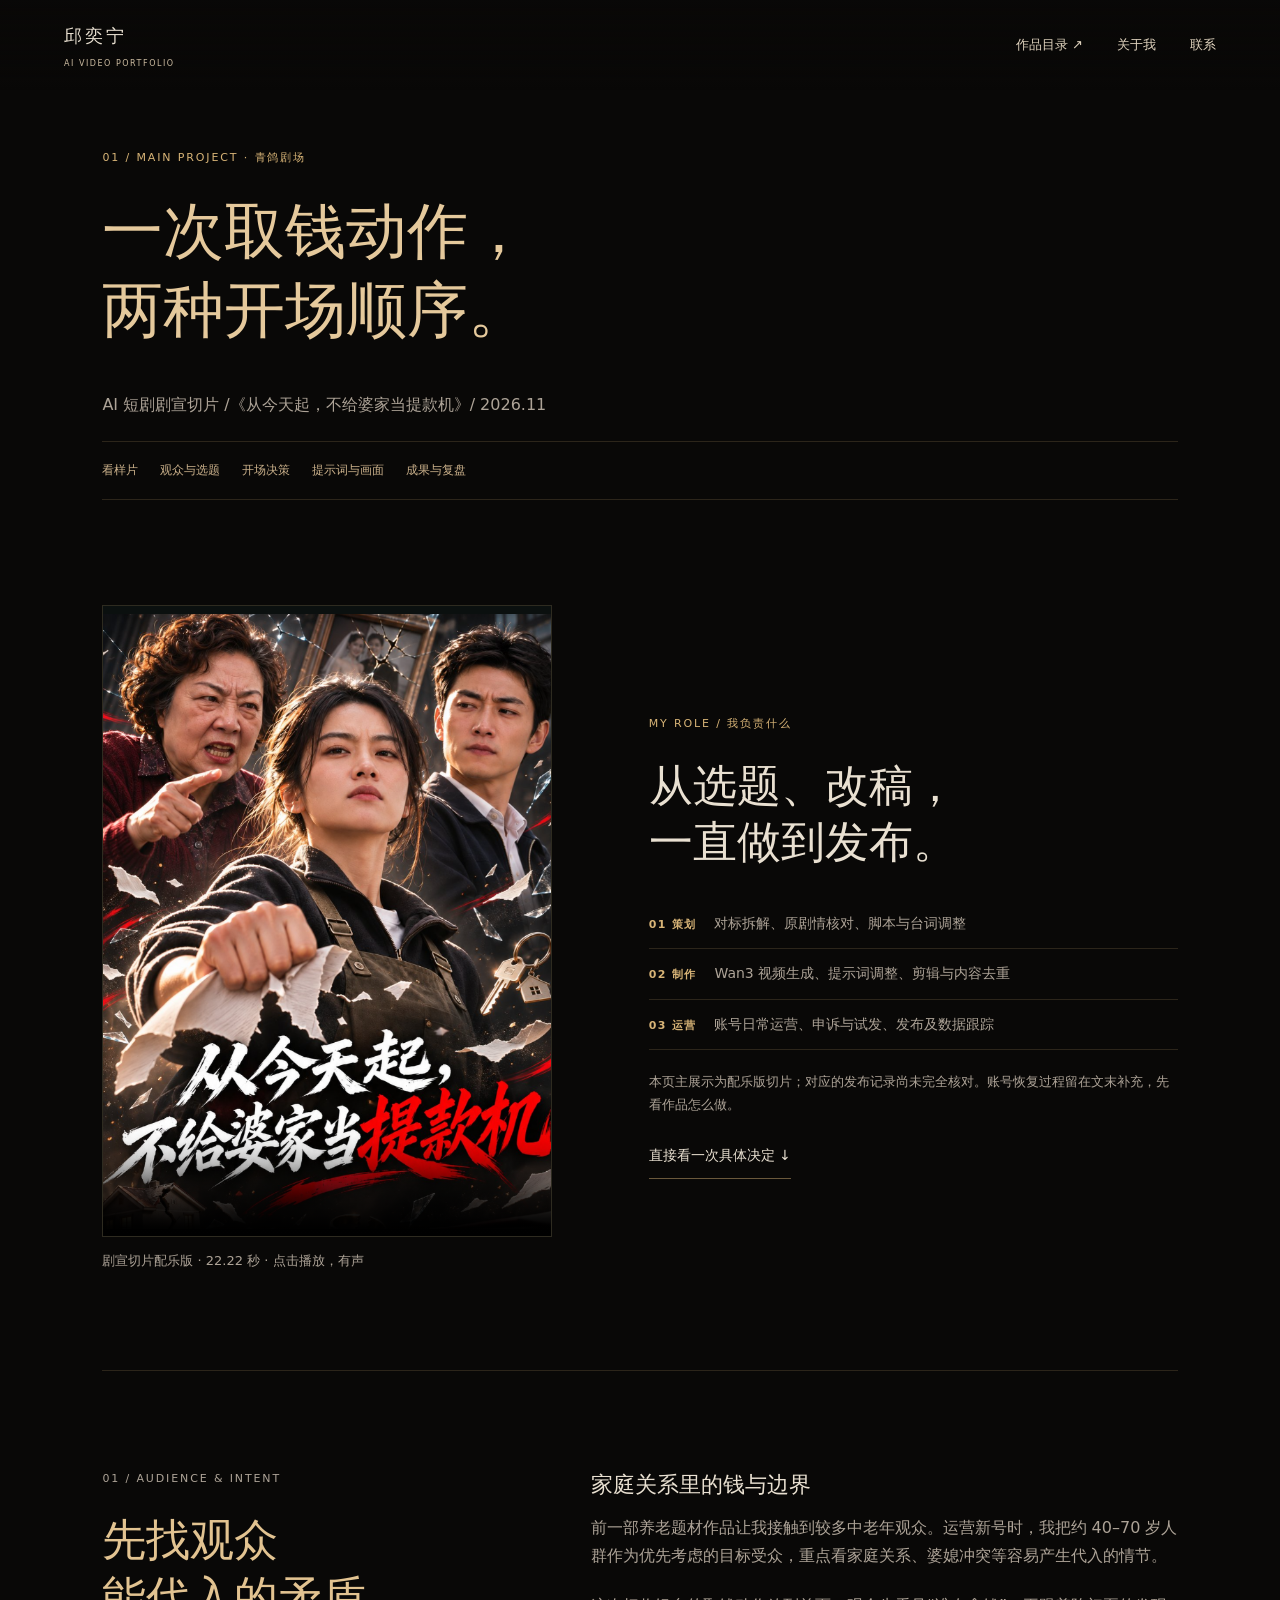
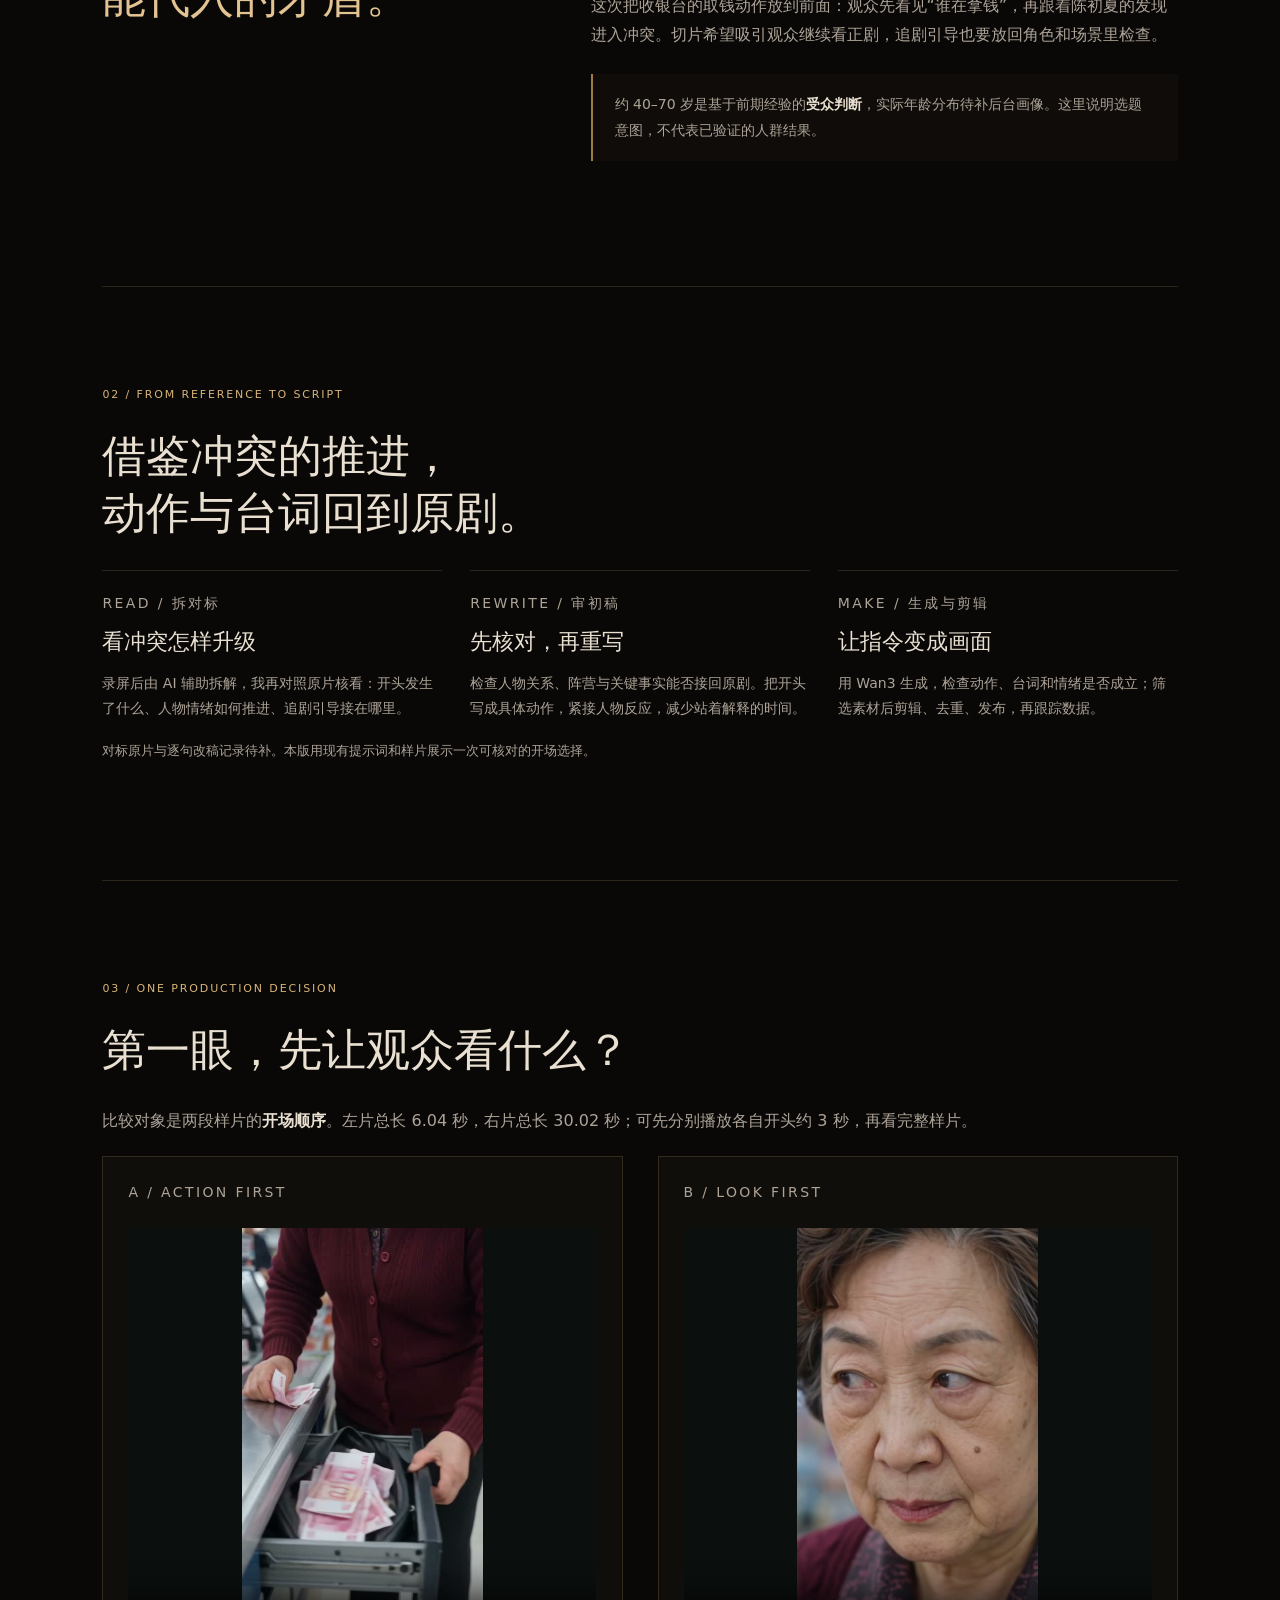
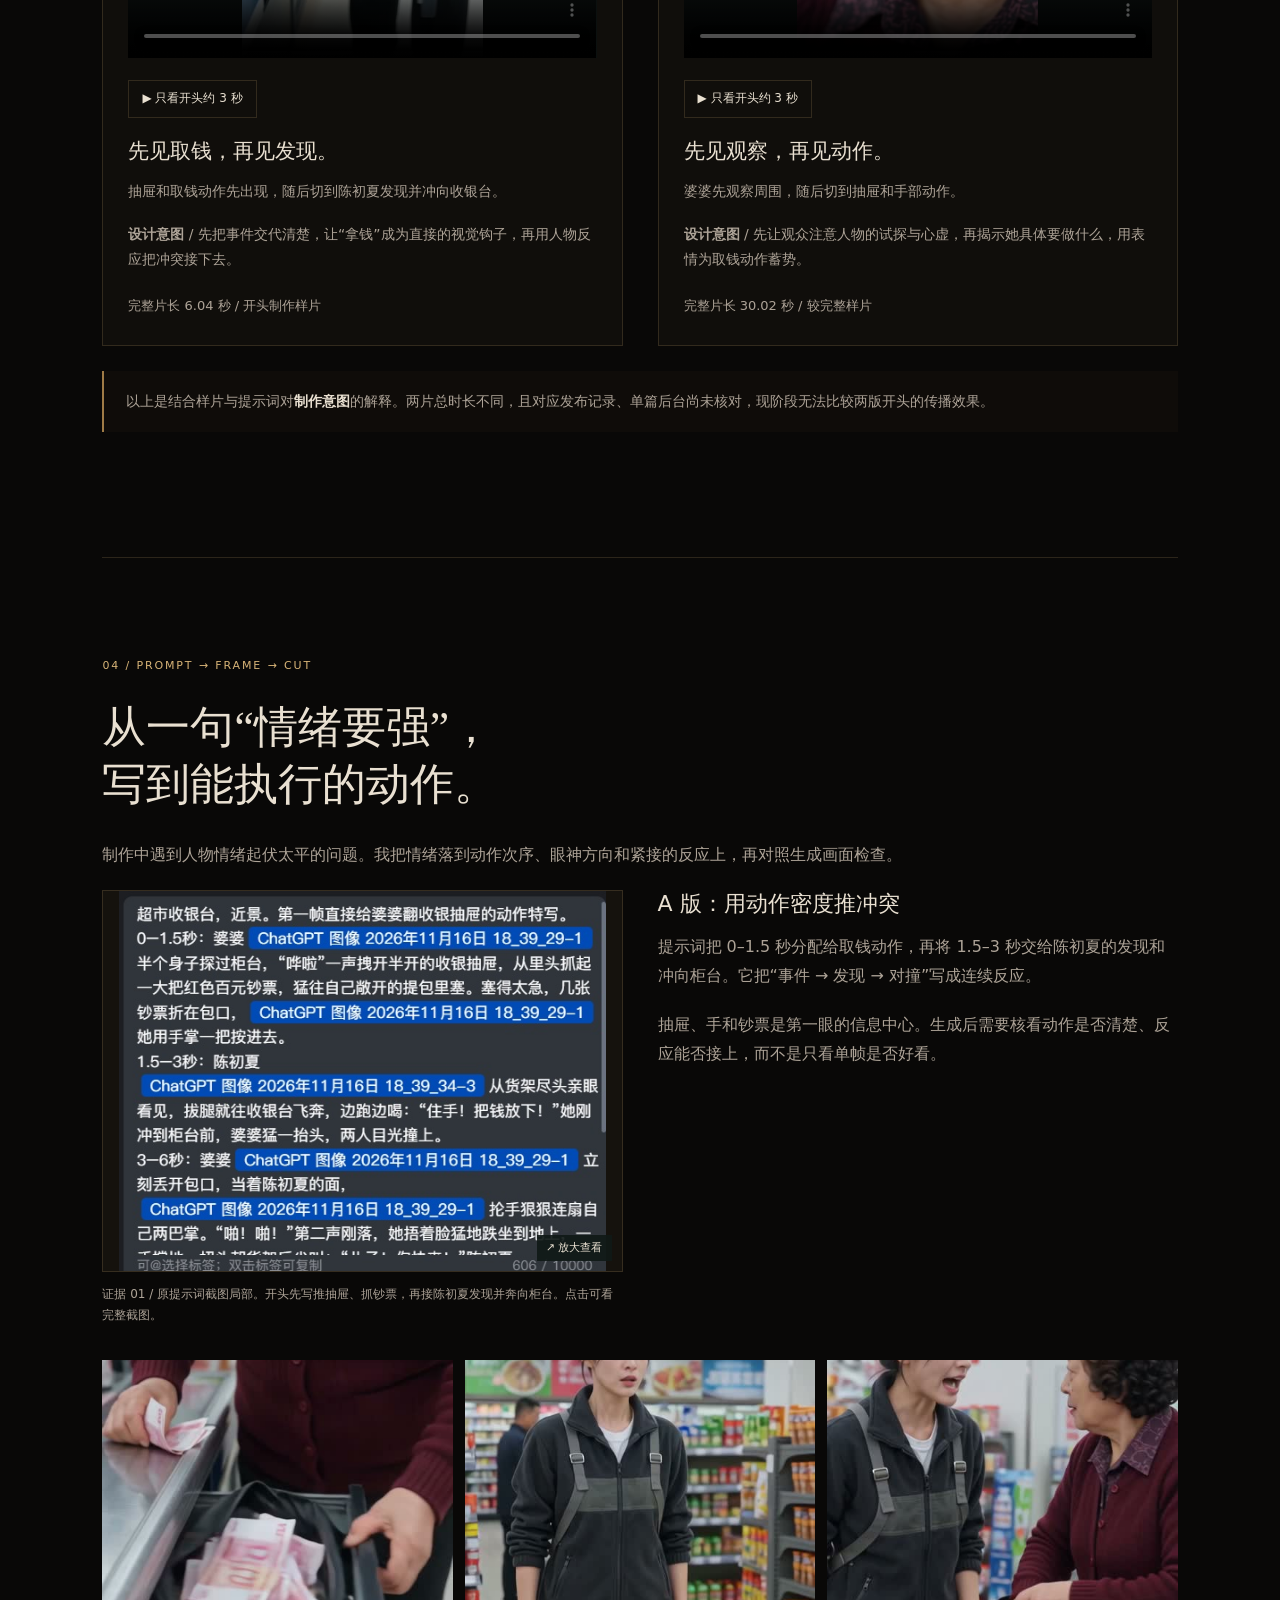
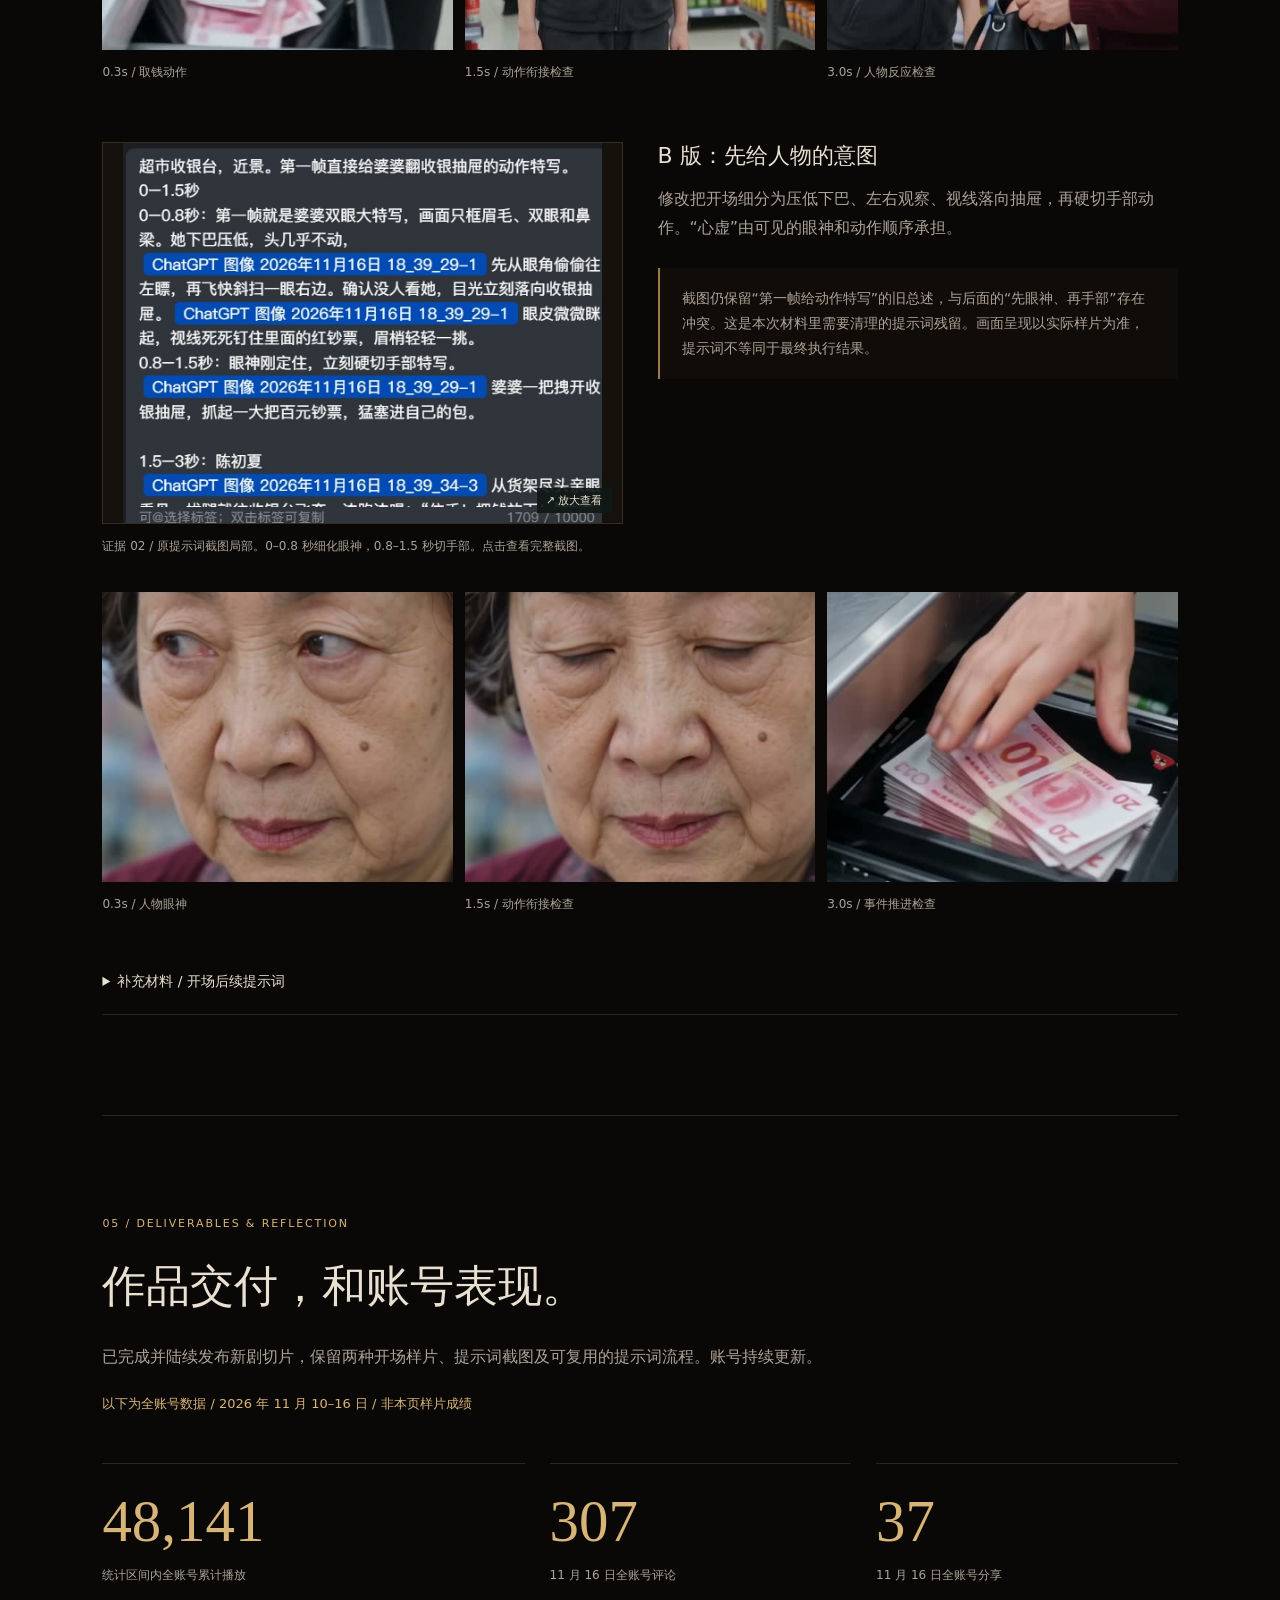
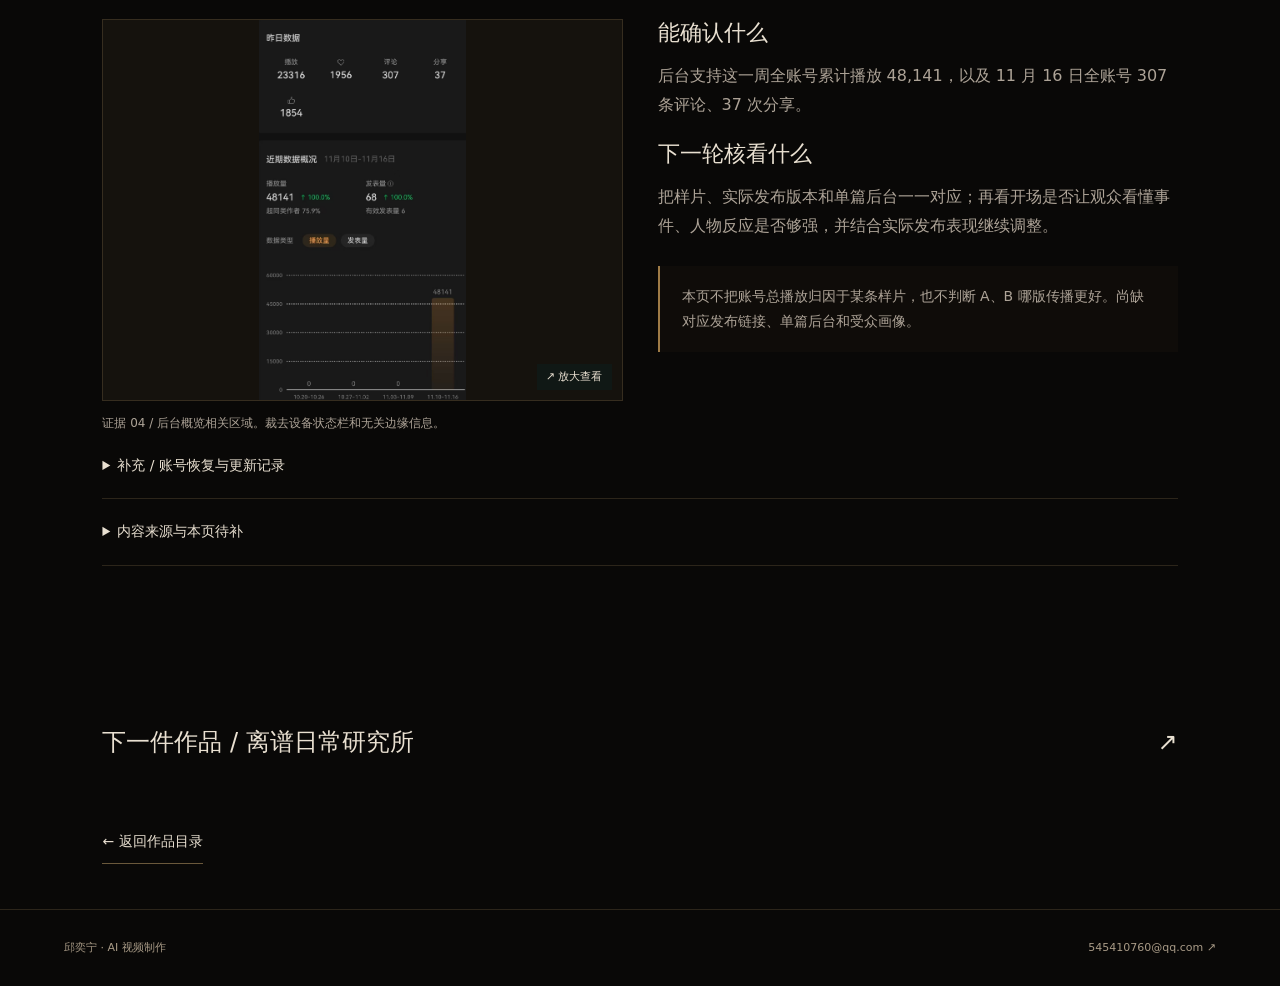
<file: qingge.html>
<!doctype html>
<html lang="zh-CN"><head><meta charset="UTF-8"><meta name="viewport" content="width=device-width,initial-scale=1">
<meta name="theme-color" content="#090807"><meta name="description" content="邱奕宁的 AI 视频制作作品集，展示剧宣切片、喜剧短片、定制镜头与原创短剧。">
<title>青鸽剧场 · 邱奕宁作品集</title><link rel="icon" href="favicon.svg" type="image/svg+xml"><link rel="stylesheet" href="style.css"><link rel="stylesheet" href="cinema.css?v=background-3"><script src="site.js" defer></script></head>
<body><a class="skip" href="#main">跳到正文</a>
<header class="nav"><a class="brand" href="index.html">邱奕宁<span>AI VIDEO PORTFOLIO</span></a><nav aria-label="主导航"><button data-directory>作品目录 ↗</button><a class="about-nav" href="index.html#about">关于我</a><a href="index.html#contact">联系</a></nav></header>
<main id="main"><div class="wrap"><header class="case-head"><p class="eyebrow">01 / MAIN PROJECT · 青鸽剧场</p><h1>一次取钱动作，<br>两种开场顺序。</h1><p class="muted">AI 短剧剧宣切片 /《从今天起，不给婆家当提款机》/ 2026.11</p><nav class="case-subnav" aria-label="案例章节"><a href="#watch">看样片</a><a href="#audience">观众与选题</a><a href="#decision">开场决策</a><a href="#evidence">提示词与画面</a><a href="#results">成果与复盘</a></nav></header>
<section class="watch-grid" id="watch"><div><div class="video-stage"><video controls playsinline preload="metadata" poster="assets/qingge-poster.png" aria-label="从今天起不给婆家当提款机配乐版"><source src="assets/qingge-main-music.mp4" type="video/mp4"></video></div><p class="small muted" style="margin-top:12px">剧宣切片配乐版 · 22.22 秒 · 点击播放，有声</p></div><div><p class="eyebrow">MY ROLE / 我负责什么</p><h2>从选题、改稿，<br>一直做到发布。</h2><ul class="role-list"><li><b>01 策划</b>对标拆解、原剧情核对、脚本与台词调整</li><li><b>02 制作</b>Wan3 视频生成、提示词调整、剪辑与内容去重</li><li><b>03 运营</b>账号日常运营、申诉与试发、发布及数据跟踪</li></ul><p class="muted small">本页主展示为配乐版切片；对应的发布记录尚未完全核对。账号恢复过程留在文末补充，先看作品怎么做。</p><a class="link" href="#decision">直接看一次具体决定 ↓</a></div></section>
<section class="section split" id="audience"><div><p class="eyebrow">01 / AUDIENCE & INTENT</p><h2>先找观众<br>能代入的矛盾。</h2></div><div><h3>家庭关系里的钱与边界</h3><p>前一部养老题材作品让我接触到较多中老年观众。运营新号时，我把约 40–70 岁人群作为优先考虑的目标受众，重点看家庭关系、婆媳冲突等容易产生代入的情节。</p><p>这次把收银台的取钱动作放到前面：观众先看见“谁在拿钱”，再跟着陈初夏的发现进入冲突。切片希望吸引观众继续看正剧，追剧引导也要放回角色和场景里检查。</p><p class="note">约 40–70 岁是基于前期经验的<strong>受众判断</strong>，实际年龄分布待补后台画像。这里说明选题意图，不代表已验证的人群结果。</p></div></section>
<section class="section"><p class="eyebrow">02 / FROM REFERENCE TO SCRIPT</p><h2>借鉴冲突的推进，<br>动作与台词回到原剧。</h2><div class="three"><div class="step"><p class="eyebrow">READ / 拆对标</p><h3>看冲突怎样升级</h3><p>录屏后由 AI 辅助拆解，我再对照原片核看：开头发生了什么、人物情绪如何推进、追剧引导接在哪里。</p></div><div class="step"><p class="eyebrow">REWRITE / 审初稿</p><h3>先核对，再重写</h3><p>检查人物关系、阵营与关键事实能否接回原剧。把开头写成具体动作，紧接人物反应，减少站着解释的时间。</p></div><div class="step"><p class="eyebrow">MAKE / 生成与剪辑</p><h3>让指令变成画面</h3><p>用 Wan3 生成，检查动作、台词和情绪是否成立；筛选素材后剪辑、去重、发布，再跟踪数据。</p></div></div><p class="small muted">对标原片与逐句改稿记录待补。本版用现有提示词和样片展示一次可核对的开场选择。</p></section>
<section class="section" id="decision"><p class="eyebrow">03 / ONE PRODUCTION DECISION</p><h2>第一眼，先让观众看什么？</h2><p class="muted">比较对象是两段样片的<strong style="color:var(--ink)">开场顺序</strong>。左片总长 6.04 秒，右片总长 30.02 秒；可先分别播放各自开头约 3 秒，再看完整样片。</p><div class="two"><article class="compare-card"><p class="eyebrow">A / ACTION FIRST</p><video id="action-version" controls playsinline preload="metadata" poster="assets/opening-action-0.3.jpg" aria-label="动作先行版完整6.04秒样片"><source src="assets/opening-action.mp4" type="video/mp4"></video><button data-excerpt="action-version">▶ 只看开头约 3 秒</button><h3>先见取钱，再见发现。</h3><p>抽屉和取钱动作先出现，随后切到陈初夏发现并冲向收银台。</p><p><strong>设计意图</strong> / 先把事件交代清楚，让“拿钱”成为直接的视觉钩子，再用人物反应把冲突接下去。</p><span class="small muted">完整片长 6.04 秒 / 开头制作样片</span></article><article class="compare-card"><p class="eyebrow">B / LOOK FIRST</p><video id="look-version" controls playsinline preload="metadata" poster="assets/opening-look-0.3.jpg" aria-label="眼神先行版完整30.02秒样片"><source src="assets/opening-look.mp4" type="video/mp4"></video><button data-excerpt="look-version">▶ 只看开头约 3 秒</button><h3>先见观察，再见动作。</h3><p>婆婆先观察周围，随后切到抽屉和手部动作。</p><p><strong>设计意图</strong> / 先让观众注意人物的试探与心虚，再揭示她具体要做什么，用表情为取钱动作蓄势。</p><span class="small muted">完整片长 30.02 秒 / 较完整样片</span></article></div><p class="note">以上是结合样片与提示词对<strong>制作意图</strong>的解释。两片总时长不同，且对应发布记录、单篇后台尚未核对，现阶段无法比较两版开头的传播效果。</p></section>
<section class="section" id="evidence"><p class="eyebrow">04 / PROMPT → FRAME → CUT</p><h2>从一句“情绪要强”，<br>写到能执行的动作。</h2><p class="muted">制作中遇到人物情绪起伏太平的问题。我把情绪落到动作次序、眼神方向和紧接的反应上，再对照生成画面检查。</p><div class="two"><figure><button class="evidence" data-image="assets/prompt-11.jpg" aria-label="放大：抽屉动作开头提示词：取钱、发现与冲向柜台"><img src="assets/prompt-11-detail.jpg" alt="抽屉动作开头提示词：取钱、发现与冲向柜台" loading="lazy"></button><figcaption>证据 01 / 原提示词截图局部。开头先写推抽屉、抓钞票，再接陈初夏发现并奔向柜台。点击可看完整截图。</figcaption></figure><div><h3>A 版：用动作密度推冲突</h3><p class="muted">提示词把 0–1.5 秒分配给取钱动作，再将 1.5–3 秒交给陈初夏的发现和冲向柜台。它把“事件 → 发现 → 对撞”写成连续反应。</p><p class="muted">抽屉、手和钞票是第一眼的信息中心。生成后需要核看动作是否清楚、反应能否接上，而不是只看单帧是否好看。</p></div></div><div class="frames" style="margin:35px 0 60px"><figure><img src="assets/opening-action-0.3.jpg" alt="动作版0.3秒：取钱" loading="lazy"><figcaption>0.3s / 取钱动作</figcaption></figure><figure><img src="assets/opening-action-1.5.jpg" alt="动作版1.5秒画面" loading="lazy"><figcaption>1.5s / 动作衔接检查</figcaption></figure><figure><img src="assets/opening-action-3.jpg" alt="动作版3秒画面" loading="lazy"><figcaption>3.0s / 人物反应检查</figcaption></figure></div>
<div class="two"><figure><button class="evidence" data-image="assets/prompt-12.jpg" aria-label="放大：眼神转动作提示词：左右观察后硬切手部"><img src="assets/prompt-12-detail.jpg" alt="眼神转动作提示词：左右观察后硬切手部" loading="lazy"></button><figcaption>证据 02 / 原提示词截图局部。0–0.8 秒细化眼神，0.8–1.5 秒切手部。点击查看完整截图。</figcaption></figure><div><h3>B 版：先给人物的意图</h3><p class="muted">修改把开场细分为压低下巴、左右观察、视线落向抽屉，再硬切手部动作。“心虚”由可见的眼神和动作顺序承担。</p><p class="note">截图仍保留“第一帧给动作特写”的旧总述，与后面的“先眼神、再手部”存在冲突。这是本次材料里需要清理的提示词残留。画面呈现以实际样片为准，提示词不等同于最终执行结果。</p></div></div><div class="frames" style="margin:35px 0"><figure><img src="assets/opening-look-0.3.jpg" alt="眼神版0.3秒：婆婆观察周围" loading="lazy"><figcaption>0.3s / 人物眼神</figcaption></figure><figure><img src="assets/opening-look-1.5.jpg" alt="眼神版1.5秒画面" loading="lazy"><figcaption>1.5s / 动作衔接检查</figcaption></figure><figure><img src="assets/opening-look-3.jpg" alt="眼神版3秒画面" loading="lazy"><figcaption>3.0s / 事件推进检查</figcaption></figure></div>
<details><summary>补充材料 / 开场后续提示词</summary><figure><button class="evidence" data-image="assets/prompt-13.jpg" aria-label="放大：开场后续提示词原截图"><img src="assets/prompt-13.jpg" alt="开场后续提示词原截图" loading="lazy"></button><figcaption>证据 03 / 后续段落的原始制作输入，作为开场后的衔接材料；不据此推断每条指令均被准确生成。</figcaption></figure></details></section>
<section class="section" id="results"><p class="eyebrow">05 / DELIVERABLES & REFLECTION</p><h2>作品交付，和账号表现。</h2><p class="muted">已完成并陆续发布新剧切片，保留两种开场样片、提示词截图及可复用的提示词流程。账号持续更新。</p><p class="small" style="color:var(--accent)">以下为全账号数据 / 2026 年 11 月 10–16 日 / 非本页样片成绩</p><div class="stats"><div class="stat"><strong>48,141</strong><span>统计区间内全账号累计播放</span></div><div class="stat"><strong>307</strong><span>11 月 16 日全账号评论</span></div><div class="stat"><strong>37</strong><span>11 月 16 日全账号分享</span></div></div><div class="two"><figure><button class="evidence" data-image="assets/account-data.jpg" aria-label="放大：全账号后台概览裁图，含48141播放与单日互动"><img src="assets/account-data.jpg" alt="全账号后台概览裁图，含48141播放与单日互动" loading="lazy"></button><figcaption>证据 04 / 后台概览相关区域。裁去设备状态栏和无关边缘信息。</figcaption></figure><div><h3>能确认什么</h3><p class="muted">后台支持这一周全账号累计播放 48,141，以及 11 月 16 日全账号 307 条评论、37 次分享。</p><h3>下一轮核看什么</h3><p class="muted">把样片、实际发布版本和单篇后台一一对应；再看开场是否让观众看懂事件、人物反应是否够强，并结合实际发布表现继续调整。</p><p class="note">本页不把账号总播放归因于某条样片，也不判断 A、B 哪版传播更好。尚缺对应发布链接、单篇后台和受众画像。</p></div></div><details><summary>补充 / 账号恢复与更新记录</summary><p>按本人记录，账号出现降级提示后，我隐藏视频并申诉，先用原创视频试发，再恢复新剧更新。现有记录支持恢复期间播放回升，正式申诉结果待补。自身互动对推荐的独立影响没有验证。</p><p>这一过程属于运营补充，不作为本次开场决策有效性的证明。</p></details><details><summary>内容来源与本页待补</summary><p>依据《个人母资料库》正文定稿（2026.11.17），及青鸽剧场 06、07、11–13、03 号证据文件整理。制作意图为结合材料的解释；现有对标原片、逐句改稿记录、提示词版本对应关系仍待补齐核对。</p></details></section><a class="next" href="comedy.html"><span>下一件作品 / 离谱日常研究所</span><span>↗</span></a><a class="link" href="index.html#works" style="margin-bottom:45px">← 返回作品目录</a></div></main>
<footer class="footer"><span>邱奕宁 · AI 视频制作</span><a href="mailto:545410760@qq.com">545410760@qq.com ↗</a></footer>
<dialog id="viewer" aria-label="作品与证据预览"><div class="dialog-bar"><span data-title></span><button class="close" aria-label="关闭预览">×</button></div><div class="dialog-inner"></div></dialog>
<dialog id="directory" aria-labelledby="directory-title"><div class="dialog-bar"><span id="directory-title">作品目录</span><button class="close" aria-label="关闭作品目录">关闭 ×</button></div>
<div class="dialog-inner"><div class="directory-heading"><p class="eyebrow">SELECTED WORK</p><h2>作品精选</h2></div><div class="gallery" aria-label="旋转作品画廊"><a class="gallery-card" href="qingge.html"><img src="assets/qingge-poster.png" alt="青鸽剧场作品画面"><span><small>AI 短剧剧宣切片</small><strong>青鸽剧场</strong><b>查看作品 ↗</b></span></a><a class="gallery-card" href="comedy.html"><img src="assets/comedy-poster.png" alt="离谱日常研究所作品画面"><span><small>AI 真人喜剧短片</small><strong>离谱日常研究所</strong><b>查看作品 ↗</b></span></a><a class="gallery-card" href="dragon.html"><img src="assets/dragon-8.jpg" alt="国风龙作品画面"><span><small>定制镜头与视觉方案</small><strong>国风龙</strong><b>查看作品 ↗</b></span></a><a class="gallery-card" href="cat.html"><img src="assets/cat-poster.png" alt="奶牛猫阴间打工 Vlog作品画面"><span><small>早期原创短剧</small><strong>奶牛猫阴间打工 Vlog</strong><b>查看作品 ↗</b></span></a></div>
<div class="gallery-controls"><button data-prev aria-label="上一件作品">←</button><span data-gallery-status aria-live="polite">1 / 4</span><button data-next aria-label="下一件作品">→</button></div><nav class="directory-list" aria-label="全部项目"><a href="qingge.html">青鸽剧场<small>AI 短剧剧宣切片</small></a><a href="comedy.html">离谱日常研究所<small>AI 真人喜剧短片</small></a><a href="dragon.html">国风龙<small>定制镜头与视觉方案</small></a><a href="cat.html">奶牛猫阴间打工 Vlog<small>早期原创短剧</small></a></nav></div></dialog></body></html>
</file>
<file: style.css>
:root{--bg:#131b1a;--panel:#1c2523;--ink:#eeeade;--muted:#afb8ae;--accent:#d1d9ac;--line:#9faa9838;--serif:Georgia,'Songti SC','SimSun',serif}*{box-sizing:border-box}html{scroll-behavior:smooth;scroll-padding-top:100px}body{margin:0;background:var(--bg);color:var(--ink);font:16px/1.8 'Microsoft YaHei',system-ui,sans-serif}body.locked{overflow:hidden}a{color:inherit;text-decoration:none}button{font:inherit;color:inherit;cursor:pointer}button,a{-webkit-tap-highlight-color:transparent}a:focus-visible,button:focus-visible,summary:focus-visible{outline:2px solid var(--accent);outline-offset:6px}img{display:block;max-width:100%}p{margin:0 0 1.3em}h1,h2,h3{line-height:1.3;font-weight:400;margin:0 0 .65em}h1,h2{font-family:var(--serif)}h1{font-size:clamp(40px,5.5vw,80px)}h2{font-size:clamp(30px,3.4vw,50px)}h3{font-size:22px}small,.small{font-size:13px}.muted,figcaption{color:var(--muted)}.eyebrow{font:12px/1.5 system-ui,sans-serif;letter-spacing:.2em;text-transform:uppercase;color:var(--accent);margin-bottom:25px}.nav{height:88px;padding:0 5vw;display:flex;align-items:center;justify-content:space-between;position:sticky;top:0;z-index:20;background:#131b1aed;backdrop-filter:blur(18px);border-bottom:1px solid var(--line)}.brand{font-size:19px;letter-spacing:.12em}.brand span{display:block;font:9px/1.5 system-ui;letter-spacing:.19em;color:var(--muted)}.nav nav{display:flex;align-items:center;gap:30px;font-size:13px}.nav button{padding:8px 0;border:0;background:transparent}.preview-dot{display:inline-flex;align-items:center;gap:8px;font-size:11px;color:var(--muted)}.preview-dot:before{content:'';width:5px;height:5px;border-radius:50%;background:var(--accent)}.wrap{width:min(1220px,90%);margin:auto}.hero{min-height:calc(100svh - 88px);position:relative;display:grid;grid-template-columns:1.05fr 1fr;align-items:center;gap:5vw;padding-top:50px;padding-bottom:85px}.hero:before{content:'';position:absolute;inset:0;background:radial-gradient(ellipse at 75% 40%,#626b4c26,transparent 65%);pointer-events:none}.hero-copy{z-index:2}.hero h1{letter-spacing:-.04em;line-height:1.22}.hero h1 em{font-style:normal;color:var(--accent)}.hero .intro{max-width:440px;color:var(--muted);font-size:15px}.actions{display:flex;flex-wrap:wrap;align-items:center;gap:24px;margin-top:30px}.btn{border:1px solid var(--accent);padding:12px 22px;background:var(--accent);color:#1a241e;font-size:14px;display:inline-flex;align-items:center;justify-content:space-between;gap:30px}.btn:hover{background:#e0e6c6}.link{display:inline-flex;gap:30px;align-items:center;border-bottom:1px solid var(--line);padding:10px 0;font-size:14px}.link:hover{color:var(--accent)}.hero-art{position:relative;height:570px;max-height:66vh;min-height:390px}.hero-art .portrait{position:absolute;width:53%;height:87%;object-fit:cover;top:0;right:0;transform:rotate(6deg);filter:brightness(.82);border:1px solid #d8d6c044}.hero-art .action-still{position:absolute;width:55%;height:87%;object-fit:cover;left:0;bottom:0;transform:rotate(-7deg);box-shadow:0 28px 65px #0007;border:1px solid #d8d6c055}.hero-art .play{position:absolute;left:21%;top:48%;width:72px;height:72px;border-radius:50%;background:#e8e8d2e8;color:#17201b;border:0;font-size:24px;backdrop-filter:blur(10px)}.hero-art .film-label{position:absolute;bottom:-27px;right:0;font:11px system-ui;letter-spacing:.12em;color:var(--muted)}.hero-bottom{position:absolute;bottom:22px;left:0;right:0;display:flex;justify-content:space-between;border-top:1px solid var(--line);padding-top:16px;font-size:11px;color:var(--muted);letter-spacing:.1em}.section{padding:100px 0;border-top:1px solid var(--line)}.section-heading{display:flex;align-items:end;justify-content:space-between;gap:20px;margin-bottom:45px}.section-heading h2{margin:0}.project{min-height:680px;display:grid;grid-template-columns:1fr 1fr;gap:7%;align-items:center;padding:65px 0;border-bottom:1px solid var(--line)}.project:last-child{border:0}.project-image{height:460px;position:relative;overflow:hidden;background:var(--panel)}.project-image>img{width:100%;height:100%;object-fit:cover;transition:transform .8s}.project-image:hover>img{transform:scale(1.04)}.project-image.portrait-pair{display:flex;justify-content:center;gap:8px;background:#252c24}.portrait-pair img{width:47%;object-fit:cover}.number{font:italic 80px/1 var(--serif);color:#c5cfa75e;margin-bottom:25px}.tags{display:flex;gap:8px;flex-wrap:wrap;margin:20px 0 25px}.tags span{padding:3px 10px;border:1px solid var(--line);font-size:11px;color:var(--muted)}.project p{color:var(--muted)}.project strong{color:var(--ink);font-weight:400}.split{display:grid;grid-template-columns:1fr 1.5fr;gap:9%}.split p{color:var(--muted)}.contact{font-family:var(--serif);font-size:clamp(22px,3vw,40px);overflow-wrap:anywhere}.note{border-left:2px solid var(--accent);background:#cdd6af08;padding:18px 22px;color:var(--muted);font-size:14px;margin:25px 0}.note strong{color:var(--ink)}.footer{padding:28px 5vw;border-top:1px solid var(--line);display:flex;justify-content:space-between;gap:20px;font-size:11px;color:var(--muted)}.case-head{padding:65px 0 35px}.case-head h1{font-size:clamp(34px,4.8vw,64px);max-width:950px}.case-subnav{display:flex;flex-wrap:wrap;gap:22px;font-size:12px;color:var(--muted);padding:18px 0;border-top:1px solid var(--line);border-bottom:1px solid var(--line)}.watch-grid{display:grid;grid-template-columns:.85fr 1fr;gap:9%;align-items:center;padding:55px 0 80px}.video-stage{background:#0b100f;display:flex;justify-content:center;border:1px solid var(--line);position:relative}.video-stage video{height:min(70vh,650px);max-width:100%;width:auto;display:block}.role-list{margin:20px 0;padding:0;list-style:none}.role-list li{border-bottom:1px solid var(--line);padding:12px 0;color:var(--muted);font-size:14px}.role-list b{color:var(--accent);font-size:11px;letter-spacing:.12em;margin-right:18px}.two{display:grid;grid-template-columns:1fr 1fr;gap:35px}.three{display:grid;grid-template-columns:repeat(3,1fr);gap:28px}.step{border-top:1px solid var(--line);padding-top:22px}.step .eyebrow{margin-bottom:14px}.step p{font-size:14px;color:var(--muted)}.compare-card{background:var(--panel);padding:25px}.compare-card video{width:100%;height:430px;background:#0b100f;object-fit:contain}.compare-card h3{font-size:21px;margin-top:20px}.compare-card p{font-size:14px;color:var(--muted)}.compare-card button{background:transparent;border:1px solid var(--line);padding:7px 13px;font-size:12px;margin-top:12px}.compare-card button:hover{border-color:var(--accent)}figure{margin:0}figcaption{font-size:12px;line-height:1.7;margin-top:12px}.evidence{width:100%;border:1px solid var(--line);padding:0;background:var(--panel);display:block;text-align:left;position:relative}.evidence:after{content:'↗ 放大查看';position:absolute;bottom:10px;right:10px;padding:3px 9px;background:#101917e8;font-size:11px}.evidence img{width:100%;max-height:380px;object-fit:contain}.evidence:hover{border-color:var(--accent)}.evidence.wide img{max-height:none}.frames{display:grid;grid-template-columns:repeat(3,1fr);gap:12px}.frames img{width:100%;height:290px;object-fit:cover}.frame-label{color:var(--accent);font-size:11px;margin:10px 0}.stats{display:grid;grid-template-columns:1.4fr 1fr 1fr;gap:25px;padding:30px 0}.stat{border-top:1px solid var(--line);padding-top:20px}.stat strong{display:block;font:clamp(32px,4.6vw,65px)/1.3 var(--serif);color:var(--accent)}.stat span{font-size:12px;color:var(--muted)}details{padding:20px 0;border-bottom:1px solid var(--line);font-size:14px;color:var(--muted)}summary{cursor:pointer;color:var(--ink)}details p,details ul{margin-top:20px}.next{display:flex;align-items:center;justify-content:space-between;padding:55px 0;font-size:24px}.wide-image{width:100%;max-height:640px;object-fit:cover}.image-grid{display:grid;grid-template-columns:1fr 1fr;gap:20px}.image-grid img{aspect-ratio:16/10;object-fit:cover}.quote{padding:30px;background:var(--panel)}.quote img{height:62px;width:auto;max-width:100%;object-fit:contain;object-position:left;margin-bottom:20px}.placeholder{min-height:400px;display:flex;flex-direction:column;align-items:center;justify-content:center;text-align:center;border:1px dashed var(--line);background:linear-gradient(#14201ae0,#14201aee),url('assets/cat.jpg') center/cover;padding:35px}.placeholder .symbol{font:65px var(--serif);color:var(--accent)}.placeholder p{max-width:470px;color:var(--muted)}dialog{background:var(--bg);color:var(--ink);border:1px solid var(--line);padding:0;width:min(1100px,94vw);max-height:92dvh}dialog::backdrop{background:#060e0beE;backdrop-filter:blur(12px)}.dialog-bar{display:flex;align-items:center;justify-content:space-between;padding:14px 24px;border-bottom:1px solid var(--line);position:sticky;top:0;background:var(--bg);z-index:2;font-size:12px}.close{background:none;border:0;font-size:20px;padding:5px 12px}.dialog-inner{padding:25px;overflow:auto}.dialog-inner video{width:100%;height:70vh;background:black}.dialog-inner img{width:100%;height:auto}.gallery{position:relative;height:400px;perspective:1100px;margin:15px 10px 25px}.gallery-card{position:absolute;left:50%;top:20px;width:43%;height:340px;transition:transform .55s,opacity .55s;transform:translateX(-50%);border:1px solid #d6dfbf55;box-shadow:0 20px 50px #0008;background:var(--panel);overflow:hidden}.gallery-card img{width:100%;height:100%;object-fit:cover}.gallery-card span{position:absolute;bottom:0;left:0;right:0;background:linear-gradient(transparent,#101917);padding:60px 18px 18px;font-size:16px}.gallery-controls{display:flex;align-items:center;justify-content:center;gap:24px}.gallery-controls button{border:1px solid var(--line);background:transparent;width:42px;height:42px}.directory-list{display:grid;grid-template-columns:repeat(3,1fr);gap:20px;margin:25px 0 0}.directory-list a{border-top:1px solid var(--line);padding:15px 0;font-size:13px}.directory-list small{display:block;color:var(--muted)}.skip{position:fixed;left:10px;top:-100px;z-index:100;background:var(--accent);color:var(--bg);padding:10px}.skip:focus{top:10px}.pending-list li{padding-bottom:8px}body:has(dialog[open]){overflow:hidden}@media(min-width:1000px){.project:nth-child(even) .project-image{order:2}}@media(max-width:850px){.nav{padding:0 5%;height:76px}.nav nav{gap:18px}.preview-dot{display:none}.hero{gap:25px}.hero-art{min-height:330px;height:440px}.hero .intro{font-size:14px}.project{gap:5%;min-height:560px}.project-image{height:360px}.section{padding:70px 0}.split{gap:6%;grid-template-columns:1fr 1.3fr}.watch-grid{gap:5%}.frames img{height:220px}}@media(max-width:600px){body{font-size:15px}.nav{height:74px}.brand{font-size:16px}.brand span{font-size:8px}.nav nav{gap:15px;font-size:12px}.nav .about-nav{display:none}.hero{display:flex;flex-direction:column;align-items:stretch;padding-top:36px;padding-bottom:70px;gap:40px}.hero h1{font-size:43px}.hero .eyebrow{margin-bottom:18px}.hero-art{height:400px;min-height:0;max-height:none;margin:0 8%}.hero-art .film-label{font-size:9px}.hero-bottom{font-size:9px}.actions{gap:18px;margin-top:24px}.btn{padding:11px 18px;gap:18px}.link{gap:18px}.section{padding:58px 0}.section-heading{align-items:start;flex-direction:column;margin-bottom:20px}.section-heading .eyebrow{margin-bottom:10px}.project{display:flex;flex-direction:column;align-items:stretch;gap:28px;padding:35px 0 45px}.project-image{height:340px}.number{font-size:50px;margin-bottom:15px}.project h3{font-size:25px}.split,.two,.three,.watch-grid{grid-template-columns:1fr;gap:28px}.split{gap:20px}.contact{font-size:23px}.footer{flex-direction:column;gap:6px}.case-head{padding-top:38px}.case-head h1{font-size:36px}.case-subnav{gap:18px}.watch-grid{padding:30px 0 45px}.video-stage video{height:60vh}.compare-card{padding:18px}.compare-card video{height:400px}.frames{gap:8px}.frames img{height:190px}.stats{grid-template-columns:1fr 1fr;gap:22px}.stat:first-child{grid-column:1/-1}.stat strong{font-size:44px}.image-grid{grid-template-columns:1fr}.next{font-size:18px}.dialog-inner{padding:16px}.gallery{height:300px;margin-left:0;margin-right:0}.gallery-card{height:250px;width:66%}.directory-list{grid-template-columns:1fr;gap:0}.placeholder{min-height:360px}.gallery-card span{font-size:12px}.dialog-bar{padding:10px 16px}.section-heading .link{align-self:flex-start}}
@media(prefers-reduced-motion:reduce){html{scroll-behavior:auto}*,*:before,*:after{animation:none!important;transition:none!important}}
@media(max-width:600px){.hero h1{font-size:clamp(30px,10.5vw,43px)}}
body{overflow-x:clip}
</file>
<file: cinema.css>
:root {
  --bg: #090807;
  --panel: #14110d;
  --ink: #e9e0d1;
  --muted: #ada397;
  --accent: #d8b477;
  --line: #d8b4772b;
  --serif: 'Songti SC', 'STSong', 'SimSun', Georgia, serif;
}
body { background: var(--bg); }
.nav { position: fixed; width: 100%; height: 90px; background: linear-gradient(#090807dc, #09080700); border: 0; backdrop-filter: none; }
.brand { font-size: 18px; letter-spacing: .18em; }
.brand span { margin-top: 5px; font-size: 8px; color: #cbbba0; }
.nav nav { gap: 34px; color: #e0d3be; }
.eyebrow { color: var(--accent); font-size: 11px; letter-spacing: .17em; }
.btn { background: linear-gradient(125deg, #ebd4aa, #c8a265); border-color: #d5b77d; padding: 15px 26px; color: #21190f; }
.btn:hover { background: #f0dab1; }
.link { border-color: #d8b47777; padding-bottom: 9px; }
.cinema-hero { min-height: 820px; height: 100svh; position: relative; isolation: isolate; overflow: hidden; background: #090807; }
.hero-light { position: absolute; inset: 0; z-index: -1; background: radial-gradient(ellipse at 33% 42%, #8c63351d, transparent 56%), radial-gradient(ellipse at 70% 100%, #91643824, transparent 60%); }
.hero-light::after { content: ''; position: absolute; width: 65vw; height: 1px; left: 0; bottom: 17%; background: linear-gradient(90deg, transparent, #dab77855, transparent); transform: rotate(-13deg); box-shadow: 0 0 40px 10px #ba8d3d0d; }
.hero-film { position: absolute; z-index: -1; right: -5%; top: 0; bottom: 0; width: 64%; display: flex; gap: 7px; transform: skewX(-9deg); opacity: .58; mask-image: linear-gradient(90deg, transparent 0%, #000 33%, #000 90%); }
.hero-film::after { content: ''; position: absolute; inset: 0; background: linear-gradient(0deg, #090807 2%, transparent 47%, #090807a8 100%), linear-gradient(90deg, #09080788, transparent 60%); }
.hero-film img { width: 34%; height: 100%; object-fit: cover; filter: saturate(.5) sepia(.23); }
.hero-film img:nth-child(2) { object-position: 50% 30%; }
.hero-film img:nth-child(3) { object-position: 32% center; }
.cinema-copy { position: absolute; top: 49%; left: 8%; transform: translateY(-50%); z-index: 1; }
.cinema-copy .eyebrow { letter-spacing: .25em; margin-bottom: 30px; }
.cinema-copy h1 { font-size: clamp(76px, 8.3vw, 140px); letter-spacing: .08em; line-height: 1.1; margin-bottom: 28px; background: linear-gradient(140deg, #f4e4c4 5%, #e4c18a 42%, #a97a3d 80%, #efd6a7); background-clip: text; color: transparent; font-weight: 400; filter: drop-shadow(0 3px 20px #ac7c3626); }
.cinema-copy h1 span { display: block; }
.hero-description { color: #d5c5ae; font-size: 14px; letter-spacing: .16em; margin-bottom: 34px; }
.actions { gap: 32px; }
.hero-caption { position: absolute; bottom: 12%; right: 8%; border-left: 1px solid #b89254; padding-left: 20px; }
.hero-caption span { font-size: 10px; color: #d8b477; letter-spacing: .15em; }
.hero-caption p { font-size: 25px; font-family: var(--serif); margin: 4px 0; }
.hero-caption small { font-size: 11px; color: #b7aa96; }
.scroll-cue { position: absolute; left: 8%; bottom: 6%; color: #d0b78e; font-size: 11px; letter-spacing: .2em; }
.work-scene { height: 91svh; min-height: 650px; position: relative; overflow: hidden; isolation: isolate; display: flex; align-items: center; border-top: 1px solid #9d784a29; }
.scene-photo { position: absolute; z-index: -3; inset: 0 0 0 auto; width: 73%; height: 100%; object-fit: cover; filter: brightness(.72) saturate(.7); }
.work-qingge .scene-photo { width: 62%; object-position: center 37%; }
.scene-veil { position: absolute; z-index: -2; inset: 0; background: linear-gradient(90deg, #090807 10%, #090807eb 32%, #09080770 62%, #09080715), linear-gradient(0deg, #090807, transparent 40%, #09080777); }
.scene-copy { width: min(560px, 48%); margin-left: 8%; padding: 70px 0; }
.scene-copy h2 { font-size: clamp(38px, 4.4vw, 70px); letter-spacing: .035em; line-height: 1.25; color: #ead4ad; margin-bottom: 27px; }
.scene-copy > p:not(.eyebrow) { max-width: 350px; color: #c6b9a5; font-size: 14px; line-height: 2; }
.scene-copy .scene-role { font-size: 11px !important; color: #9e9587 !important; }
.scene-copy .link { margin-top: 14px; }
.wrap { width: min(1220px, 84%); }
.section { padding: 100px 0; }
.split h2 { color: #e2c391; }
.footer { color: #a99b87; background: #090807; }
.case-head { padding: 150px 0 50px; }
.case-head h1 { color: #e5c99c; }
.case-subnav { color: #cbb18b; }
.compare-card { border: 1px solid var(--line); background: #100e0b; }
.evidence, .quote { background: #15120d; }
.stat strong { color: #d8b477; }
.note { background: #c8974707; border-left-color: #9f7b46; }
.landscape-player { border: 1px solid var(--line); background: #030303; }
.landscape-player video { display: block; width: 100%; aspect-ratio: 16/9; max-height: 75svh; object-fit: contain; }
dialog { border-color: #a886503b; background: #090807; }
dialog::backdrop { background: #030303ec; }
.dialog-bar { background: #090807; border-color: var(--line); }
#viewer { width: min(1280px, 96vw); }
#viewer .dialog-inner { padding: 16px; }
#viewer .dialog-inner video { display: block; height: min(78svh, 820px); object-fit: contain; }
#directory { width: 100vw; max-width: none; height: 100dvh; max-height: none; margin: 0; border: 0; background: radial-gradient(ellipse at 50% 44%, #61412322, transparent 65%), #090807; overflow-x: hidden; }
#directory .dialog-bar { padding: 22px 5%; font-size: 13px; }
#directory .dialog-inner { padding: 25px 6% 30px; overflow: hidden; }
.directory-heading { text-align: center; }
.directory-heading .eyebrow { margin-bottom: 9px; font-size: 9px; }
.directory-heading h2 { font-size: 36px; color: #e4c99d; margin-bottom: 0; }
.gallery { height: clamp(300px, 49svh, 530px); margin: 12px auto; max-width: 1300px; perspective: 1600px; }
.gallery-card { width: 55%; max-width: 650px; height: 90%; top: 5%; border: 1px solid #b792514d; box-shadow: 0 25px 70px #0009; background: #15120e; }
.gallery-card img { object-fit: cover; }
.gallery-card[href="qingge.html"] img { object-position: center 35%; }
.gallery-card span { padding: 75px 28px 22px; background: linear-gradient(transparent, #090807ed); text-shadow: 0 2px 8px #000; }
.gallery-card small { display: block; font-size: 11px; color: #dcc193; margin-bottom: 7px; }
.gallery-card strong { display: block; font-family: var(--serif); font-size: clamp(21px, 2.3vw, 35px); font-weight: 400; }
.gallery-card b { display: block; font-size: 11px; font-weight: 400; margin-top: 6px; }
.gallery-controls { gap: 25px; color: #d6bb8f; }
.gallery-controls button { border-radius: 50%; width: 44px; height: 44px; }
.directory-list { max-width: 1200px; margin: 24px auto 0; grid-template-columns: repeat(4, 1fr); gap: 25px; }
.directory-list a { font-size: 12px; border-top-color: #a7844e4d; }
.directory-list small { font-size: 10px; margin-top: 4px; }
@media (max-width: 850px) {
  .nav { height: 76px; }
  .cinema-hero { min-height: 740px; }
  .cinema-copy { left: 7%; }
  .hero-film { width: 78%; opacity: .42; }
  .scene-copy { margin-left: 7%; width: 56%; }
  .scene-photo { width: 85%; }
  .scene-veil { background: linear-gradient(90deg, #090807ee, #0908079c 55%, #09080733), linear-gradient(0deg, #090807, transparent 40%); }
  .gallery-card { width: 70%; }
}
@media (max-width: 600px) {
  .nav { height: 72px; padding: 0 6%; }
  .nav nav { gap: 20px; }
  .cinema-hero { height: 100svh; min-height: 760px; max-height: 1000px; }
  .hero-film { top: 45px; height: 56%; width: 115%; right: -9%; transform: skewX(-7deg); opacity: .65; mask-image: linear-gradient(0deg, transparent, #000 50%, #000); }
  .hero-film::after { background: linear-gradient(0deg, #090807, transparent 75%); }
  .cinema-copy { top: auto; bottom: 15%; left: 7%; right: 7%; transform: none; }
  .cinema-copy .eyebrow { margin-bottom: 15px; font-size: 10px; }
  .cinema-copy h1 { font-size: clamp(40px, 14vw, 76px); margin-bottom: 19px; }
  .cinema-copy h1 span { display: inline; }
  .hero-description { font-size: 11px; letter-spacing: .1em; margin-bottom: 22px; }
  .actions { gap: 20px; }
  .btn { font-size: 12px; padding: 12px 18px; }
  .actions .link { font-size: 12px; }
  .hero-caption { display: none; }
  .scroll-cue { left: 7%; bottom: 5%; }
  .work-scene { min-height: 680px; height: 94svh; align-items: flex-end; }
  .scene-photo, .work-qingge .scene-photo { width: 100%; height: 75%; object-position: center; }
  .scene-veil { background: linear-gradient(0deg, #090807 8%, #090807d9 35%, #09080730 65%, #09080766); }
  .scene-copy { width: 86%; margin: 0 7%; padding: 55px 0; }
  .scene-copy h2 { font-size: 39px; max-width: 340px; }
  .scene-copy > p:not(.eyebrow) { font-size: 13px; }
  .wrap { width: 86%; }
  .case-head { padding: 120px 0 28px; }
  .case-head h1 { font-size: 36px; }
  .section { padding: 60px 0; }
  #directory .dialog-bar { padding: 15px 6%; }
  #directory .dialog-inner { padding: 22px 6%; }
  .directory-heading { text-align: left; }
  .directory-heading h2 { font-size: 30px; }
  .gallery { height: 44svh; min-height: 270px; margin: 22px 0; perspective: none; }
  .gallery-card { width: 100%; max-width: none; height: 100%; top: 0; transition: opacity .3s; }
  .gallery-card span { padding: 60px 20px 20px; }
  .gallery-card strong { font-size: 25px; }
  .directory-list { grid-template-columns: 1fr 1fr; gap: 6px 22px; margin-top: 20px; }
  .directory-list a { padding: 12px 0; font-size: 11px; }
  .directory-list small { font-size: 9px; }
  .landscape-player video { max-height: none; }
}
@media (prefers-reduced-motion: reduce) { .gallery-card { transition: none; } }
</file>
